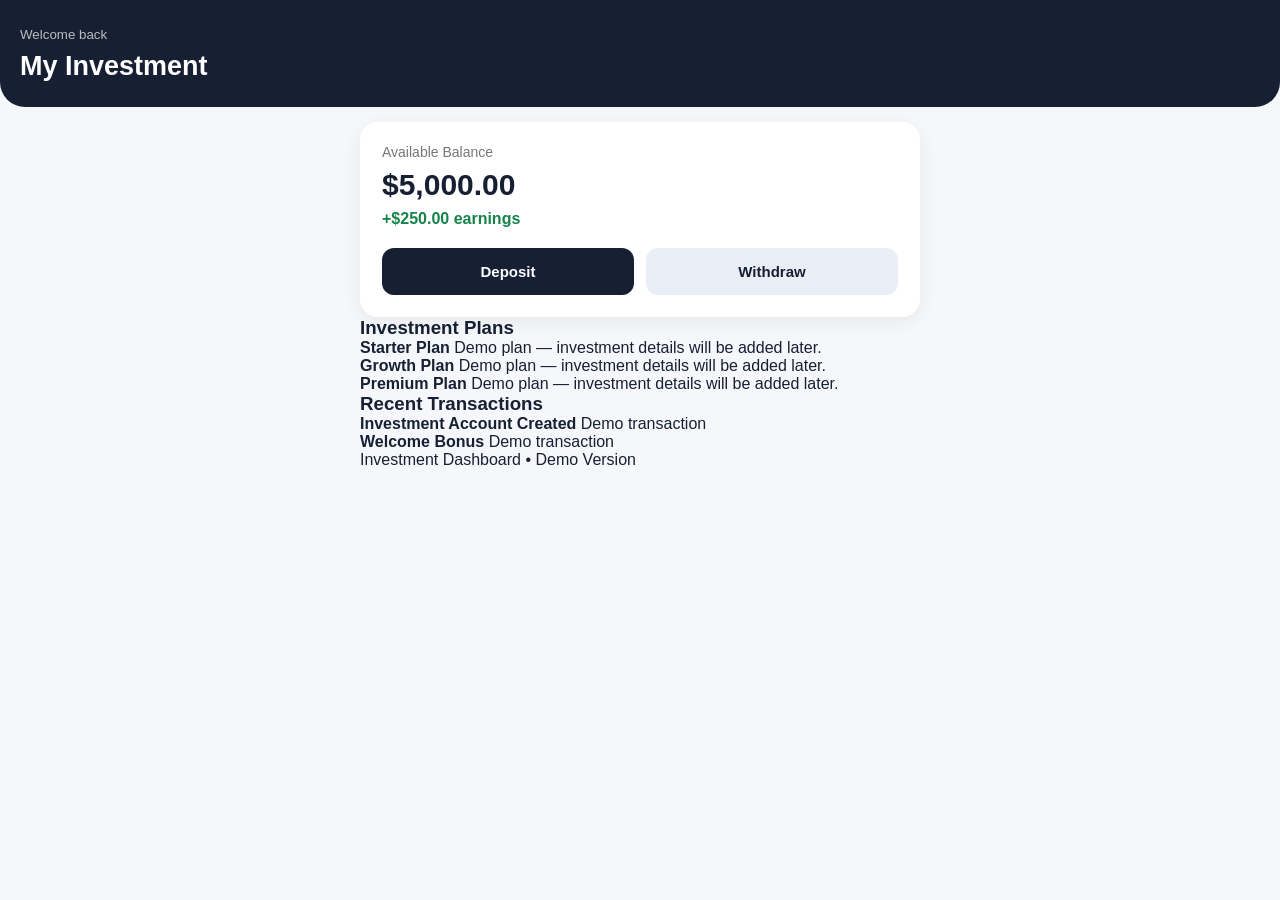
<file: Index.html>
<!DOCTYPE html>
<html lang="en">
<head>
  <meta charset="UTF-8">
  <meta name="viewport" content="width=device-width, initial-scale=1.0">
  <title>My Investment</title>

  <style>
    * {
      box-sizing: border-box;
      margin: 0;
      padding: 0;
      font-family: Arial, sans-serif;
    }

    body {
      background: #f5f7fb;
      color: #172033;
    }

    .header {
      background: #172033;
      color: white;
      padding: 25px 20px;
      border-radius: 0 0 25px 25px;
    }

    .header small {
      opacity: 0.7;
    }

    .header h1 {
      margin-top: 8px;
      font-size: 27px;
    }

    .container {
      padding: 20px;
      max-width: 600px;
      margin: auto;
    }

    .balance {
      background: white;
      padding: 22px;
      border-radius: 18px;
      margin-top: -5px;
      box-shadow: 0 5px 20px rgba(0,0,0,0.06);
    }

    .balance p {
      color: #777;
      font-size: 14px;
    }

    .balance h2 {
      font-size: 30px;
      margin: 8px 0;
    }

    .earnings {
      color: #16834b;
      font-weight: bold;
    }

    .buttons {
      display: flex;
      gap: 12px;
      margin-top: 20px;
    }

    button {
      flex: 1;
      border: none;
      padding: 15px;
      border-radius: 12px;
      font-size: 15px;
      font-weight: bold;
      cursor: pointer;
    }

    .deposit {
      background: #172033;
      color: white;
    }

    .withdraw {
      background: #e9edf5;
      color: #172033;
<!DOCTYPE html>
<html lang="en">
<head>
  <meta charset="UTF-8">
  <meta name="viewport" content="width=device-width, initial-scale=1.0">
  <title>My Investment</title>

  <style>
    * {
      box-sizing: border-box;
      margin: 0;
      padding: 0;
      font-family: Arial, sans-serif;
    }

    body {
      background: #f5f7fb;
      color: #172033;
    }

    .header {
      background: #172033;
      color: white;
      padding: 25px 20px;
      border-radius: 0 0 25px 25px;
    }

    .header small {
      opacity: 0.7;
    }

    .header h1 {
      margin-top: 8px;
      font-size: 27px;
    }

    .container {
      padding: 20px;
      max-width: 600px;
      margin: auto;
    }

    .balance {
      background: white;
      padding: 22px;
      border-radius: 18px;
      margin-top: -5px;
      box-shadow: 0 5px 20px rgba(0,0,0,0.06);
    }

    .balance p {
      color: #777;
      font-size: 14px;
    }

    .balance h2 {
      font-size: 30px;
      margin: 8px 0;
    }

    .earnings {
      color: #16834b;
      font-weight: bold;
    }

    .buttons {
      display: flex;
      gap: 12px;
      margin-top: 20px;
    }

    button {
      flex: 1;
      border: none;
      padding: 15px;
      border-radius: 12px;
      font-size: 15px;
      font-weight: bold;
      cursor: pointer;
    }

    .deposit {
      background: #172033;
      color: white;
    }

    .withdraw {
      background: #e9edf5;
      color: #172033;
    }

    .section {
      margin-top: 25px;
    }

    .section h3 {
      margin-bottom: 12px;
    }

    .card {
      background: white;
      padding: 18px;
      border-radius: 16px;
      margin-bottom: 12px;
      box-shadow: 0 3px 15px rgba(0,0,0,0.04);
    }

    .card strong {
      display: block;
      margin-bottom: 6px;
    }

    .card span {
      color: #777;
      font-size: 13px;
    }

    .bottom {
      text-align: center;
      color: #888;
      font-size: 12px;
      margin: 30px 0;
    }
  </style>
</head>

<body>

  <div class="header">
    <small>Welcome back</small>
    <h1>My Investment</h1>
  </div>

  <div class="container">

    <div class="balance">
      <p>Available Balance</p>
      <h2>$5,000.00</h2>
      <div class="earnings">+$250.00 earnings</div>

      <div class="buttons">
        <button class="deposit" onclick="deposit()">Deposit</button>
        <button class="withdraw" onclick="withdraw()">Withdraw</button>
      </div>
    </div>

    <div class="section">
      <h3>Investment Plans</h3>

      <div class="card">
        <strong>Starter Plan</strong>
        <span>Demo plan — investment details will be added later.</span>
      </div>

      <div class="card">
        <strong>Growth Plan</strong>
        <span>Demo plan — investment details will be added later.</span>
      </div>

      <div class="card">
        <strong>Premium Plan</strong>
        <span>Demo plan — investment details will be added later.</span>
      </div>
    </div>

    <div class="section">
      <h3>Recent Transactions</h3>

      <div class="card">
        <strong>Investment Account Created</strong>
        <span>Demo transaction</span>
      </div>

      <div class="card">
        <strong>Welcome Bonus</strong>
        <span>Demo transaction</span>
      </div>
    </div>

    <div class="bottom">
      Investment Dashboard • Demo Version
    </div>

  </div>

  <script>
    function deposit() {
      alert("Deposit feature coming next.");
    }

    function withdraw() {
      alert("Withdrawal feature coming next.");
    }
  </script>

</body>
</html>
</file>
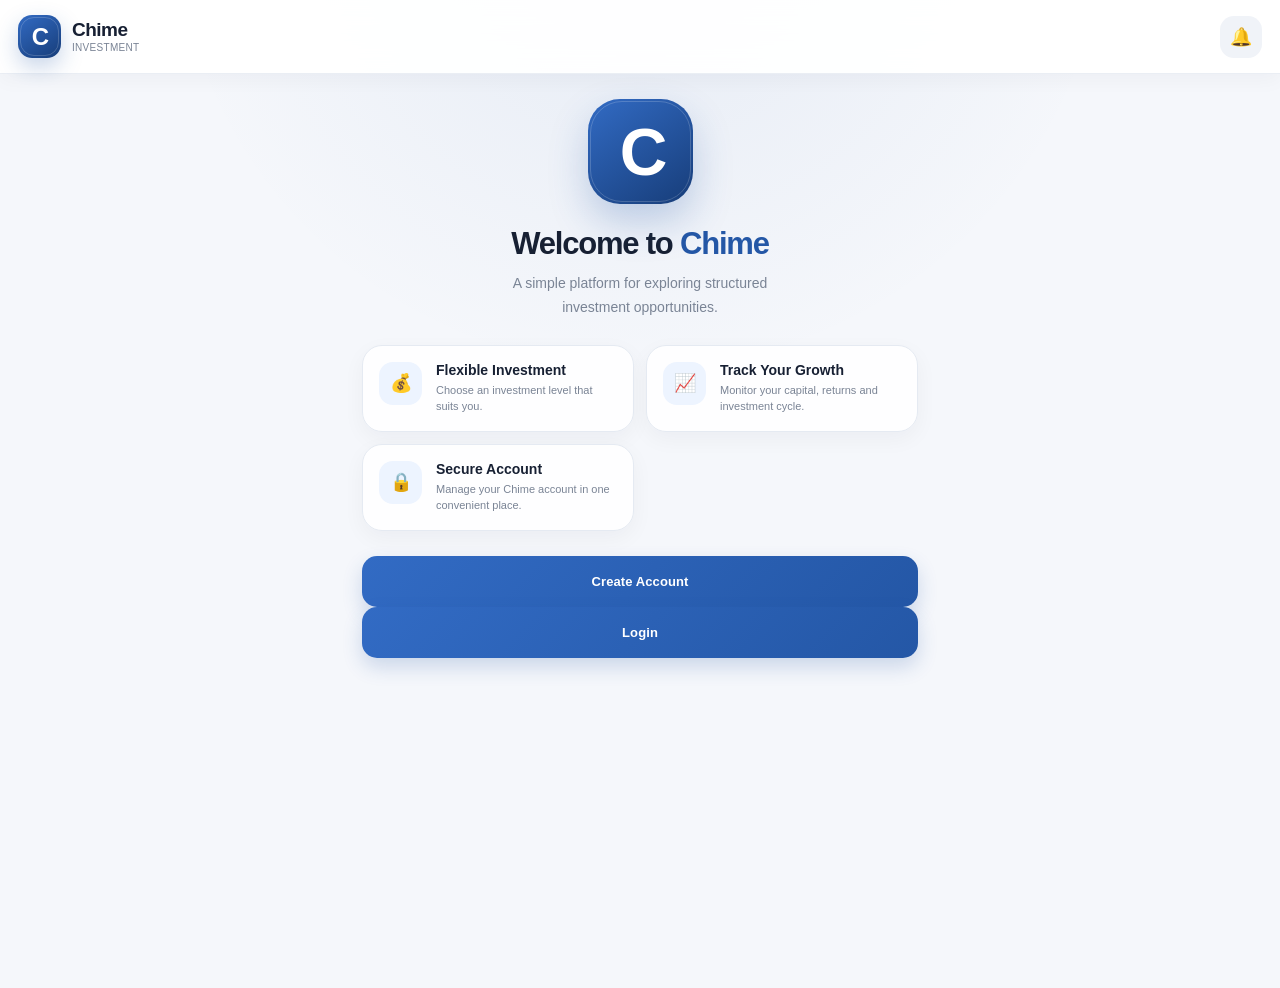
<file: index.html>
<!DOCTYPE html>
<html lang="en">

<head>

    <meta charset="UTF-8">

    <meta name="viewport"
          content="width=device-width,
          initial-scale=1.0,
          maximum-scale=1.0,
          user-scalable=no">

    <title>Chime Investment</title>

    <!-- Telegram Mini App -->
    <script src="https://telegram.org/js/telegram-web-app.js"></script>

    <!-- Your existing premium CSS -->
    <link rel="stylesheet" href="style.css">

</head>


<body>

<div class="app">


<!-- =====================================================
     HEADER
===================================================== -->

<header class="top-header">

    <div class="brand">

        <div class="brand-logo">
            C
        </div>

        <div>
            <h2>Chime</h2>
            <span>Investment</span>
        </div>

    </div>


    <button
        class="notification-btn"
        onclick="showPage('notifications')">

        🔔

    </button>

</header>



<!-- =====================================================
     WELCOME
===================================================== -->

<section id="welcome" class="page active">

    <div class="welcome-container">

        <div class="welcome-logo">

            <div class="big-logo">
                C
            </div>

        </div>


        <h1>
            Welcome to
            <span>Chime</span>
        </h1>


        <p class="welcome-subtitle">
            A simple platform for exploring
            structured investment opportunities.
        </p>


        <div class="welcome-info">


            <div class="welcome-feature">

                <span>💰</span>

                <div>

                    <strong>
                        Flexible Investment
                    </strong>

                    <p>
                        Choose an investment level
                        that suits you.
                    </p>

                </div>

            </div>



            <div class="welcome-feature">

                <span>📈</span>

                <div>

                    <strong>
                        Track Your Growth
                    </strong>

                    <p>
                        Monitor your capital,
                        returns and investment cycle.
                    </p>

                </div>

            </div>



            <div class="welcome-feature">

                <span>🔒</span>

                <div>

                    <strong>
                        Secure Account
                    </strong>

                    <p>
                        Manage your Chime account
                        in one convenient place.
                    </p>

                </div>

            </div>


        </div>


        <button
            class="primary-btn"
            onclick="showPage('signup')">

            Create Account

        </button>
<button onclick="showPage('login')" class="primary-btn">
    Login
</button>

    </div>

</section>



<!-- =====================================================
     SIGN UP
===================================================== -->

<section id="signup" class="page">

    <div class="page-content">


        <button
            class="back-btn"
            onclick="showPage('welcome')">

            ← Back

        </button>


        <div class="signup-header">

            <div class="signup-logo">
                C
            </div>

            <h1>
                Create Account
            </h1>

            <p class="page-description">
                Create your Chime account
                to continue.
            </p>

        </div>


        <div class="form-card signup-card">


            <label for="signupName">
                Full Name
            </label>

            <input
                type="text"
                id="signupName"
                placeholder="Enter your full name">



            <label for="signupEmail">
                Email Address
            </label>

            <input
                type="email"
                id="signupEmail"
                placeholder="Enter your email">



            <label for="signupTelegram">
                Telegram Username
            </label>

            <input
                type="text"
                id="signupTelegram"
                placeholder="@username"
                readonly>



            <label for="signupPassword">
                Password
            </label>

            <input
                type="password"
                id="signupPassword"
                placeholder="Create a password">



            <label for="signupConfirmPassword">
                Confirm Password
            </label>

            <input
                type="password"
                id="signupConfirmPassword"
                placeholder="Confirm your password">



            <label class="signup-terms">

                <input
                    type="checkbox"
                    id="signupTerms">

                <span>
                    I agree to the applicable
                    Chime account and investment terms.
                </span>

            </label>



            <button
                class="primary-btn"
                onclick="createChimeAccount()">

                Create My Account

            </button>


            <p
                id="signupMessage"
                class="signup-message">
            </p>


        </div>

    </div>

</section>

<!-- =====================================================
     LOGIN PAGE
===================================================== -->

<section id="login" class="page">

    <div class="page-content">

        <button
            class="back-btn"
            onclick="showPage('welcome')">

            ← Back

        </button>


        <div class="signup-header">

            <div class="signup-logo">
                C
            </div>

            <h1>
                Welcome Back
            </h1>

            <p class="page-description">
                Login to your Chime account
                to continue.
            </p>

        </div>


        <div class="form-card signup-card">


            <label for="loginEmail">
                Email Address
            </label>

            <input
                type="email"
                id="loginEmail"
                placeholder="Enter your email"
                autocomplete="email">



            <label for="loginPassword">
                Password
            </label>

            <input
                type="password"
                id="loginPassword"
                placeholder="Enter your password"
                autocomplete="current-password">



            <button
                class="primary-btn"
                onclick="loginChime()">

                Login

            </button>


            <p
                id="loginMessage"
                class="signup-message">
            </p>


            <p style="text-align:center; margin-top:20px;">

                Don't have an account?

                <button
                    type="button"
                    onclick="showPage('signup')"
                    class="link-btn">

                    Create Account

                </button>

            </p>


        </div>

    </div>

</section>


<!-- =====================================================
     DASHBOARD
===================================================== -->

<section id="dashboard" class="page">

    <div class="dashboard-content">


        <!-- DASHBOARD GREETING -->

        <div class="dashboard-greeting">

            <div class="greeting-text">

                <p>
                    Welcome back 👋
                </p>

                <h1>
                    My Dashboard
                </h1>

            </div>


            <div class="dashboard-mini-logo">
                C
            </div>

        </div>



        <!-- BALANCE -->

        <div class="balance-card">

            <div class="balance-top">

                <span>
                    Total Balance
                </span>

                <span>
                    USD
                </span>

            </div>


            <h2 id="totalBalance">
                $0.00
            </h2>


            <div class="balance-bottom">

                <span>
                    Available balance
                </span>

            </div>

        </div>



        <!-- ACTIVE INVESTMENT -->

        <div
            id="activeInvestmentCard"
            class="active-investment-card"
            style="display:none;">


            <div class="active-investment-top">

                <div>

                    <span>
                        Active Investment
                    </span>

                    <h3 id="activePlanName">
                        Investment Plan
                    </h3>

                </div>


                <span class="active-badge">
                    ACTIVE
                </span>

            </div>



            <div class="investment-timer">

                <small>
                    Cycle completes in
                </small>

                <strong id="investmentTimer">
                    00d 00h 00m 00s
                </strong>

            </div>



            <div class="timer-info">


                <div>

                    <span>
                        Capital
                    </span>

                    <strong id="activeCapital">
                        $0.00
                    </strong>

                </div>


                <div>

                    <span>
                        Target Return
                    </span>

                    <strong id="activeReturn">
                        $0.00
                    </strong>

                </div>


            </div>


            <p
                id="investmentEndDate"
                class="investment-end-date">

                Cycle end date

            </p>


        </div>



        <!-- QUICK ACTIONS -->

        <div class="section-title">

            <h3>
                Quick Actions
            </h3>

        </div>


        <div class="quick-actions">


            <button onclick="showPage('deposit')">

                <span>
                    ₿
                </span>

                <strong>
                    Deposit
                </strong>

            </button>



            <button onclick="showPage('withdraw')">

                <span>
                    💸
                </span>

                <strong>
                    Withdraw
                </strong>

            </button>



            <button onclick="showPage('investments')">

                <span>
                    📈
                </span>

                <strong>
                    Invest
                </strong>

            </button>



            <button onclick="showPage('transactions')">

                <span>
                    📋
                </span>

                <strong>
                    History
                </strong>

            </button>


        </div>



        <!-- SUMMARY -->

        <div class="section-title">

            <h3>
                Investment Summary
            </h3>

        </div>


        <div class="summary-card">


            <div>

                <span>
                    Invested Capital
                </span>

                <strong id="investedAmount">
                    $0.00
                </strong>

            </div>


            <div>

                <span>
                    Target Returns
                </span>

                <strong id="profitAmount">
                    $0.00
                </strong>

            </div>


        </div>



        <button
            class="primary-btn"
            onclick="showPage('investments')">

            Start Investing

        </button>


    </div>

</section>



<!-- =====================================================
     FLEXIBLE INVESTMENT
===================================================== -->

<section id="investments" class="page">
    <div class="page-content">
        <button class="back-btn" onclick="showPage('dashboard')">← Back</button>

        <h1>Flexible Investment</h1>
        <p class="page-description">
            Choose any amount from $50 to $5,000. Every investment uses the same 7-day cycle.
        </p>

        <div class="investment-limit">
            <span>Minimum investment</span>
            <strong>$50</strong>
        </div>
        <div class="investment-limit">
            <span>Maximum investment</span>
            <strong>$5,000</strong>
        </div>

        <div class="investment-list">
            <div class="investment-card">
                <div class="investment-header">
                    <div>
                        <h3>Flexible Investment</h3>
                        <span>$50 – $5,000</span>
                    </div>
                    <strong>25%</strong>
                </div>
                <div class="investment-details">
                    <p>Minimum: <strong>$50</strong></p>
                    <p>Maximum: <strong>$5,000</strong></p>
                    <p>Target return: <strong>25% over 7 days</strong></p>
                    <p>Cycle: <strong>7 Days</strong></p>
                </div>
                <p class="page-description">
                    The 25% figure is a target, not a guaranteed return. Actual results may differ and capital may be at risk.
                </p>
                <button class="primary-btn" onclick="selectPlan('Flexible Investment', 50, 5000, 25, 7)">
                    Invest Now
                </button>
            </div>
        </div>
    </div>
</section>



<!-- =====================================================
     TRANSACTION HISTORY
===================================================== -->


<section id="transactions" class="page">

    <div class="page-content">


        <button
            class="back-btn"
            onclick="showPage('dashboard')">

            ← Back

        </button>


        <h1>
            Transaction History
        </h1>


        <p class="page-description">
            View your account activity.
        </p>


        <div id="transactionList">

            <div class="empty-state">

                <span>
                    📋
                </span>

                <h3>
                    No transactions yet
                </h3>

                <p>
                    Your transactions will appear here.
                </p>

            </div>

        </div>


    </div>

</section>



<!-- =====================================================
     PROFILE
===================================================== -->

<section id="profile" class="page">

    <div class="page-content">


        <h1>
            My Profile
        </h1>


        <div class="profile-card">

            <div class="profile-avatar">
                👤
            </div>

            <h2 id="profileName">
                Chime User
            </h2>

            <p id="profileUsername">
                @user
            </p>

        </div>



        <div class="profile-menu">


            <button
                onclick="showPage('accountDetails')">

                👤

                <span>
                    Account Details
                </span>

                <b>
                    ›
                </b>

            </button>



            <button
                onclick="showPage('transactions')">

                📋

                <span>
                    Transaction History
                </span>

                <b>
                    ›
                </b>

            </button>



            <button
                onclick="showPage('learn')">

                📚

                <span>
                    About Chime
                </span>

                <b>
                    ›
                </b>

<!-- =====================================================
     PROFILE
===================================================== -->

<section id="profile" class="page">

    <div class="page-content">

        <!-- PAGE TITLE -->
        <h1>
            My Profile
        </h1>


        <!-- PROFILE CARD -->
        <div class="profile-card">

            <div class="profile-avatar">
                👤
            </div>

            <h2 id="profileName">
                Chime User
            </h2>

            <p id="profileUsername">
                @user
            </p>

        </div>


        <!-- PROFILE MENU -->
        <div class="profile-menu">


            <!-- ACCOUNT DETAILS -->
            <button
                type="button"
                onclick="showPage('accountDetails')">

                👤

                <span>
                    Account Details
                </span>

                <b>
                    ›
                </b>

            </button>


            <!-- TRANSACTION HISTORY -->
            <button
                type="button"
                onclick="showPage('transactions')">

                📋

                <span>
                    Transaction History
                </span>

                <b>
                    ›
                </b>

            </button>


            <!-- ABOUT CHIME -->
            <button
                type="button"
                onclick="showPage('learn')">

                📚

                <span>
                    About Chime
                </span>

                <b>
                    ›
                </b>

            </button>


            <!-- NOTIFICATIONS -->
            <button
                type="button"
                onclick="showPage('notifications')">

                🔔

                <span>
                    Notifications
                </span>

                <b>
                    ›
                </b>

            </button>


            <!-- SETTINGS -->
            <button
                type="button"
                onclick="showPage('settings')">

                ⚙️

                <span>
                    Settings
                </span>

                <b>
                    ›
                </b>

            </button>


            <!-- LOGOUT -->
            <button
                type="button"
                class="logout-button"
                onclick="logoutChime()">

                🚪

                <span>
                    Logout
                </span>

                <b>
                    ›
                </b>

            </button>


        </div>

    </div>

</section>


<!-- =====================================================
     ACCOUNT DETAILS
===================================================== -->

<section id="accountDetails" class="page">

    <div class="page-content">


        <button
            class="back-btn"
            onclick="showPage('profile')">

            ← Back

        </button>


        <h1>
            Account Details
        </h1>


        <p class="page-description">
            View your Chime account information.
        </p>



        <div class="account-details-card">


            <div class="account-detail-row">

                <div class="account-detail-icon">
                    📧
                </div>

                <div class="account-detail-info">

                    <span>
                        Email Address
                    </span>

                    <strong id="accountEmail">
                        Not added
                    </strong>

                </div>

            </div>



            <div class="account-detail-row">

                <div class="account-detail-icon">
                    ✈️
                </div>

                <div class="account-detail-info">

                    <span>
</file>
<file: style.css>
/* =========================================
   CHIME INVESTMENT
   COMPLETE PREMIUM STYLE
========================================= */

* {
    box-sizing: border-box;
    margin: 0;
    padding: 0;
}

:root {
    --primary: #315b9b;
    --primary-dark: #234579;
    --accent: #6f9ee8;

    --bg: #f5f7fb;
    --card: #ffffff;
    --text: #172033;
    --muted: #7a8495;
    --border: #e5e9f0;

    --success: #22a06b;
    --danger: #d9534f;

    --shadow: 0 10px 30px rgba(25, 45, 80, 0.08);
}

html {
    scroll-behavior: smooth;
}

body {
    font-family:
        -apple-system,
        BlinkMacSystemFont,
        "Segoe UI",
        Roboto,
        Arial,
        sans-serif;

    background: var(--bg);
    color: var(--text);

    min-height: 100vh;

    overflow-x: hidden;

    transition:
        background 0.3s ease,
        color 0.3s ease;
}

button,
input,
select {
    font-family: inherit;
}

button {
    border: none;
    cursor: pointer;
}


/* =========================================
   MAIN APP
========================================= */

.app {
    width: 100%;
    min-height: 100vh;

    padding-bottom: 88px;
}


/* =========================================
   HEADER
========================================= */

.top-header {
    position: sticky;
    top: 0;
    z-index: 50;

    display: flex;
    align-items: center;
    justify-content: space-between;

    padding: 15px 18px;

    background: rgba(255, 255, 255, 0.94);

    backdrop-filter: blur(14px);

    border-bottom: 1px solid var(--border);
}

.brand {
    display: flex;
    align-items: center;
    gap: 11px;
}

.brand-logo {
    width: 43px;
    height: 43px;

    display: flex;
    align-items: center;
    justify-content: center;

    border-radius: 14px;

    background:
        linear-gradient(
            145deg,
            #315b9b,
            #6f9ee8
        );

    color: white;

    font-size: 29px;
    font-weight: 900;

    box-shadow:
        0 7px 18px rgba(49, 91, 155, 0.28);
}

.brand h2 {
    font-size: 19px;
    line-height: 1;
}

.brand span {
    display: block;

    margin-top: 3px;

    color: var(--muted);

    font-size: 10px;
    letter-spacing: 1.2px;
    text-transform: uppercase;
}

.notification-btn {
    width: 42px;
    height: 42px;

    border-radius: 14px;

    background: #f0f3f8;

    font-size: 18px;

    transition: 0.2s;
}

.notification-btn:active {
    transform: scale(0.92);
}


/* =========================================
   PAGES
========================================= */

.page {
    display: none;

    width: 100%;

    animation: pageIn 0.25s ease;
}

.page.active {
    display: block;
}

@keyframes pageIn {
    from {
        opacity: 0;
        transform: translateY(7px);
    }

    to {
        opacity: 1;
        transform: translateY(0);
    }
}


/* =========================================
   PAGE CONTENT
========================================= */

.page-content,
.dashboard-content {
    width: 100%;
    max-width: 650px;

    margin: 0 auto;

    padding: 24px 18px;
}

.page-content h1,
.dashboard-content h1 {
    font-size: 27px;

    letter-spacing: -0.6px;

    margin-bottom: 8px;
}

.page-description {
    color: var(--muted);

    font-size: 13px;

    line-height: 1.6;

    margin-bottom: 20px;
}


/* =========================================
   WELCOME PAGE
========================================= */

#welcome {
    min-height: calc(100vh - 74px);
}

.welcome-container {
    max-width: 600px;

    margin: 0 auto;

    padding: 38px 22px 50px;

    text-align: center;
}

.welcome-logo {
    display: flex;
    justify-content: center;

    margin-bottom: 22px;
}

.big-logo {
    width: 125px;
    height: 125px;

    display: flex;
    align-items: center;
    justify-content: center;

    border-radius: 38px;

    background:
        linear-gradient(
            145deg,
            #315b9b,
            #6f9ee8
        );

    color: white;

    font-size: 91px;
    font-weight: 950;

    line-height: 1;

    box-shadow:
        0 20px 45px rgba(49, 91, 155, 0.28);

    position: relative;
}

.big-logo::after {
    content: "";

    position: absolute;

    inset: 7px;

    border: 1px solid rgba(255,255,255,0.22);

    border-radius: 32px;
}

.welcome-container h1 {
    font-size: 31px;

    margin-bottom: 10px;
}

.welcome-container h1 span {
    color: var(--primary);
}

.welcome-subtitle {
    max-width: 450px;

    margin: 0 auto 25px;

    color: var(--muted);

    font-size: 14px;

    line-height: 1.7;
}

.welcome-info {
    display: grid;

    gap: 12px;

    margin-bottom: 25px;

    text-align: left;
}

.welcome-feature {
    display: flex;
    align-items: flex-start;

    gap: 14px;

    padding: 16px;

    background: var(--card);

    border: 1px solid var(--border);

    border-radius: 18px;

    box-shadow: var(--shadow);
}

.welcome-feature > span {
    width: 40px;
    height: 40px;

    flex-shrink: 0;

    display: flex;
    align-items: center;
    justify-content: center;

    border-radius: 12px;

    background: #edf3fc;

    font-size: 20px;
}

.welcome-feature strong {
    display: block;

    font-size: 14px;

    margin-bottom: 4px;
}

.welcome-feature p {
    color: var(--muted);

    font-size: 11px;

    line-height: 1.5;
}

.learn-welcome-btn {
    display: block;

    width: 100%;

    margin-top: 13px;

    padding: 14px;

    background: transparent;

    color: var(--primary);

    font-size: 13px;
    font-weight: 700;
}


/* =========================================
   PRIMARY BUTTON
========================================= */

.primary-btn {
    width: 100%;

    min-height: 51px;

    padding: 13px 18px;

    border-radius: 15px;

    background:
        linear-gradient(
            135deg,
            #315b9b,
            #4778bf
        );

    color: white;

    font-size: 13px;
    font-weight: 750;

    box-shadow:
        0 9px 20px rgba(49, 91, 155, 0.20);

    transition:
        transform 0.18s ease,
        box-shadow 0.18s ease;
}

.primary-btn:active {
    transform: scale(0.98);

    box-shadow:
        0 5px 12px rgba(49, 91, 155, 0.18);
}


/* =========================================
   BACK BUTTON
========================================= */

.back-btn {
    margin-bottom: 20px;

    padding: 9px 13px;

    border-radius: 11px;

    background: #edf1f7;

    color: var(--primary);

    font-size: 12px;
    font-weight: 700;
}


/* =========================================
   DASHBOARD
========================================= */

.dashboard-greeting {
    margin-bottom: 19px;
}

.dashboard-greeting p {
    color: var(--muted);

    font-size: 12px;

    margin-bottom: 3px;
}

.dashboard-greeting h1 {
    margin: 0;
}


/* =========================================
   BALANCE CARD
========================================= */

.balance-card {
    position: relative;

    overflow: hidden;

    padding: 23px;

    margin-bottom: 20px;

    border-radius: 24px;

    background:
        linear-gradient(
            135deg,
            #172d50,
            #315b9b
        );

    color: white;

    box-shadow:
        0 18px 35px rgba(35, 67, 112, 0.25);
}

.balance-card::after {
    content: "C";

    position: absolute;

    right: -20px;
    bottom: -45px;

    font-size: 160px;

    font-weight: 900;

    color: rgba(255,255,255,0.055);
}

.balance-top,
.balance-bottom {
    display: flex;
    align-items: center;
    justify-content: space-between;

    color: rgba(255,255,255,0.72);

    font-size: 11px;
}

.balance-card h2 {
    position: relative;
    z-index: 2;

    margin: 15px 0 18px;

    font-size: 35px;

    letter-spacing: -1px;
}


/* =========================================
   ACTIVE INVESTMENT
========================================= */

.active-investment-card {
    padding: 20px;

    margin-bottom: 22px;

    background: var(--card);

    border: 1px solid var(--border);

    border-radius: 21px;

    box-shadow: var(--shadow);
}

.active-investment-top {
    display: flex;
    align-items: flex-start;
    justify-content: space-between;

    margin-bottom: 18px;
}

.active-investment-top span:first-child {
    color: var(--muted);

    font-size: 10px;
}

.active-investment-top h3 {
    margin-top: 5px;

    font-size: 17px;
}

.active-badge {
    padding: 6px 9px;

    border-radius: 9px;

    background: #e7f7ef;

    color: var(--success);

    font-size: 9px;
    font-weight: 800;
}

.investment-timer {
    padding: 17px;

    margin-bottom: 15px;

    border-radius: 15px;

    background: #f2f5fa;

    text-align: center;
}

.investment-timer small {
    display: block;

    color: var(--muted);

    font-size: 10px;

    margin-bottom: 5px;
}

.investment-timer strong {
    font-size: 22px;

    letter-spacing: 1px;
}

.timer-info {
    display: grid;

    grid-template-columns: 1fr 1fr;

    gap: 10px;
}

.timer-info div {
    padding: 12px;

    border-radius: 13px;

    background: #f7f9fc;
}

.timer-info span {
    display: block;

    color: var(--muted);

    font-size: 9px;

    margin-bottom: 5px;
}

.timer-info strong {
    font-size: 14px;
}

.investment-end-date {
    margin-top: 13px;

    color: var(--muted);

    font-size: 10px;

    text-align: center;
}


/* =========================================
   SECTION TITLE
========================================= */

.section-title {
    display: flex;
    align-items: center;
    justify-content: space-between;

    margin: 22px 0 12px;
}

.section-title h3 {
    font-size: 15px;
}

/* =========================================
   QUICK ACTIONS
========================================= */

.quick-actions {
    display: grid;
    grid-template-columns: repeat(2, 1fr);
    gap: 12px;
    width: 100%;
}

.quick-actions button {
    width: 100%;
    min-height: 90px;

    display: flex;
    flex-direction: column;
    align-items: center;
    justify-content: center;

    gap: 8px;
    padding: 12px 6px;

    background: var(--card);
    border: 1px solid var(--border);
    border-radius: 17px;

    box-shadow: var(--shadow);

    transition: transform 0.2s ease;
    cursor: pointer;
    box-sizing: border-box;
}

.quick-actions button:active {
    transform: scale(0.95);
}

.quick-actions button span {
    font-size: 25px;
    line-height: 1;
}

.quick-actions button strong {
    font-size: 12px;
    font-weight: 600;
}

/* =========================================
   SUMMARY
========================================= */

.summary-card {
    display: grid;

    grid-template-columns: 1fr 1fr;

    gap: 10px;

    padding: 17px;

    margin-bottom: 17px;

    background: var(--card);

    border: 1px solid var(--border);

    border-radius: 18px;

    box-shadow: var(--shadow);
}

.summary-card div {
    padding: 4px;
}

.summary-card span {
    display: block;

    color: var(--muted);

    font-size: 9px;

    margin-bottom: 6px;
}

.summary-card strong {
    font-size: 17px;
}


/* =========================================
   INVESTMENT LIMIT
========================================= */

.investment-limit {
    display: flex;
    align-items: center;
    justify-content: space-between;

    padding: 15px 17px;

    margin-bottom: 17px;

    background: #edf3fc;

    border-radius: 16px;

    color: var(--primary);

    font-size: 11px;
}

.investment-limit strong {
    font-size: 14px;
}


/* =========================================
   INVESTMENT CARDS
========================================= */

.investment-list {
    display: grid;

    gap: 15px;
}

.investment-card {
    padding: 20px;

    background: var(--card);

    border: 1px solid var(--border);

    border-radius: 21px;

    box-shadow: var(--shadow);
}

.investment-header {
    display: flex;
    align-items: center;
    justify-content: space-between;

    padding-bottom: 15px;

    border-bottom: 1px solid var(--border);
}

.investment-header h3 {
    font-size: 17px;

    margin-bottom: 5px;
}

.investment-header span {
    color: var(--muted);

    font-size: 10px;
}

.investment-header > strong {
    display: flex;
    align-items: center;
    justify-content: center;

    width: 49px;
    height: 49px;

    border-radius: 15px;

    background: #e9f6ef;

    color: var(--success);

    font-size: 14px;
}

.investment-details {
    padding: 14px 0;
}

.investment-details p {
    display: flex;
    justify-content: space-between;

    padding: 6px 0;

    color: var(--muted);

    font-size: 11px;
}

.investment-details strong {
    color: var(--text);
}


/* =========================================
   ELITE CARD
========================================= */

.elite-card {
    border: 1px solid #c8d7ed;

    background:
        linear-gradient(
            145deg,
            #ffffff,
            #f4f8ff
        );
}


/* =========================================
   FORM CARDS
========================================= */

.form-card {
    padding: 22px;

    background: var(--card);

    border: 1px solid var(--border);

    border-radius: 22px;

    box-shadow: var(--shadow);
}

.form-card label {
    display: block;

    margin: 17px 0 7px;

    color: #3b4659;

    font-size: 11px;
    font-weight: 750;
}

.form-card label:first-child {
    margin-top: 0;
}

.form-card input,
.form-card select {
    width: 100%;

    height: 50px;

    padding: 0 14px;

    border: 1px solid var(--border);

    border-radius: 13px;

    background: #f7f9fc;

    color: var(--text);

    outline: none;

    font-size: 13px;

    transition: 0.2s;
}

.form-card input:focus,
.form-card select:focus {
    border-color: var(--primary);

    box-shadow:
        0 0 0 3px rgba(49,91,155,0.10);
}

.input-wrapper {
    position: relative;
}

.input-wrapper > span {
    position: absolute;

    left: 14px;
    top: 50%;

    transform: translateY(-50%);

    color: var(--primary);

    font-size: 17px;
    font-weight: 800;

    z-index: 2;
}

.input-wrapper input {
    padding-left: 33px !important;
}

.demo-note {
    margin-top: 13px;

    color: var(--muted);

    font-size: 9px;

    line-height: 1.6;

    text-align: center;
}


/* =========================================
   DEPOSIT NOTICE
========================================= */

.notice-card {
    position: relative;

    overflow: hidden;

    padding: 18px 18px 18px 21px;

    margin-bottom: 17px;

    background: #edf5ff;

    border: 1px solid #d6e6fb;

    border-radius: 19px;
}

.notice-card::before {
    content: "";

    position: absolute;

    left: 0;
    top: 0;
    bottom: 0;

    width: 4px;

    background: var(--primary);
}

.notice-card strong {
    display: block;

    color: var(--text);

    font-size: 13px;

    margin-bottom: 6px;
}

.notice-card p {
    color: var(--muted);

    font-size: 10px;

    line-height: 1.6;
}


/* =========================================
   LEARN PAGE
========================================= */

.learn-card {
    padding: 20px;

    margin-bottom: 14px;

    background: var(--card);

    border: 1px solid var(--border);

    border-radius: 20px;

    box-shadow: var(--shadow);
}

.learn-icon {
    width: 45px;
    height: 45px;

    display: flex;
    align-items: center;
    justify-content: center;

    margin-bottom: 13px;

    border-radius: 14px;

    background: #edf3fc;

    font-size: 21px;
}

.learn-card h2 {
    font-size: 17px;

    margin-bottom: 8px;
}

.learn-card p {
    color: var(--muted);

    font-size: 11px;

    line-height: 1.7;
}

.learn-list {
    padding-left: 18px;

    color: var(--muted);

    font-size: 11px;

    line-height: 2;
}


/* =========================================
   PROFILE
========================================= */

.profile-card {
    padding: 25px;

    margin-bottom: 17px;

    background: var(--card);

    border: 1px solid var(--border);

    border-radius: 22px;

    box-shadow: var(--shadow);

    text-align: center;
}

.profile-avatar {
    width: 67px;
    height: 67px;

    display: flex;
    align-items: center;
    justify-content: center;

    margin: 0 auto 12px;

    border-radius: 22px;

    background: #edf3fc;

    font-size: 28px;
}

.profile-card h2 {
    font-size: 18px;
}

.profile-card p {
    margin-top: 4px;

    color: var(--muted);

    font-size: 11px;
}

.profile-menu,
.settings-list {
    display: grid;

    gap: 9px;
}

.profile-menu button,
.settings-list button {
    width: 100%;

    min-height: 57px;

    display: flex;
    align-items: center;

    gap: 13px;

    padding: 10px 15px;

    background: var(--card);

    border: 1px solid var(--border);

    border-radius: 16px;

    color: var(--text);

    box-shadow: var(--shadow);

    text-align: left;
}

.profile-menu button span,
.settings-list button span {
    flex: 1;

    font-size: 12px;
    font-weight: 600;
}

.profile-menu button b,
.settings-list button b,
.settings-list button strong {
    color: var(--muted);

    font-size: 11px;
}


/* =========================================
   EMPTY STATE
========================================= */

.empty-state {
    padding: 45px 20px;

    background: var(--card);

    border: 1px solid var(--border);

    border-radius: 21px;

    box-shadow: var(--shadow);

    text-align: center;
}

.empty-state > span {
    display: flex;
    align-items: center;
    justify-content: center;

    width: 62px;
    height: 62px;

    margin: 0 auto 13px;

    border-radius: 20px;

    background: #edf3fc;

    font-size: 27px;
}

.empty-state h3 {
    font-size: 16px;

    margin-bottom: 6px;
}

.empty-state p {
    color: var(--muted);

    font-size: 11px;
}

/* =========================================
   BOTTOM NAVIGATION
========================================= */

.bottom-nav {
    position: fixed;
    left: 0;
    right: 0;
    bottom: 0;

    width: 100%;
    max-width: 100%;

    display: flex;
    align-items: center;
    justify-content: space-around;

    padding: 10px 8px;

    box-sizing: border-box;

    z-index: 9999;
}


/* Navigation buttons */

.bottom-nav .nav-item {
    flex: 1;

    width: 25%;

    display: flex;
    flex-direction: column;
    align-items: center;
    justify-content: center;

    text-align: center;

    padding: 8px 4px;

    border: none;
    background: transparent;

    box-sizing: border-box;
}


/* Navigation icons */

.bottom-nav .nav-item span {
    display: block;
    font-size: 21px;
    line-height: 1;
    margin-bottom: 5px;
}


/* Navigation labels */

.bottom-nav .nav-item small {
    display: block;
    font-size: 12px;
    white-space: nowrap;
}


/* =========================================
   DARK MODE
========================================= */

body.dark-mode {
    --bg: #0d1420;
    --card: #151e2d;
    --text: #f1f4f8;
    --muted: #98a5b8;
    --border: #283548;

    --shadow:
        0 10px 30px rgba(0,0,0,0.22);

    background: var(--bg);
    color: var(--text);
}

body.dark-mode .top-header {
    background: rgba(13,20,32,0.94);

    border-color: var(--border);
}

body.dark-mode .notification-btn,
body.dark-mode .back-btn {
    background: #202b3c;

    color: #dce5f2;
}

body.dark-mode .welcome-feature > span,
body.dark-mode .learn-icon,
body.dark-mode .profile-avatar,
body.dark-mode .empty-state > span,
body.dark-mode .nav-item.active {
    background: #202d41;
}

body.dark-mode .form-card input,
body.dark-mode .form-card select {
    background: #1b2636;

    border-color: #303e52;

    color: #f1f4f8;
}

body.dark-mode .investment-timer,
body.dark-mode .timer-info div {
    background: #1b2636;
}

body.dark-mode .notice-card {
    background: #18283b;

    border-color: #2b405d;
}

body.dark-mode .notice-card strong {
    color: #f1f4f8;
}

body.dark-mode .elite-card {
    background: #151e2d;

    border-color: #344b6b;
}

body.dark-mode .investment-limit {
    background: #1b2b42;
}

body.dark-mode .bottom-nav {
    background: rgba(21,30,45,0.97);

    border-color: #2a374b;
}

body.dark-mode .profile-menu button,
body.dark-mode .settings-list button,
body.dark-mode .quick-actions button {
    background: var(--card);

    border-color: var(--border);
}

body.dark-mode .summary-card {
    background: var(--card);

    border-color: var(--border);
}


/* =========================================
   RESPONSIVE
========================================= */

@media (min-width: 700px) {

    .welcome-container {
        padding-top: 60px;
    }

    .welcome-info {
        grid-template-columns: 1fr 1fr;
    }

    .investment-list {
        grid-template-columns: 1fr 1fr;
    }
}


@media (max-width: 390px) {

    .top-header {
        padding-left: 14px;
        padding-right: 14px;
    }

    .page-content,
    .dashboard-content {
        padding-left: 14px;
        padding-right: 14px;
    }

    .quick-actions {
        gap: 6px;
    }

    .quick-actions button {
        min-height: 78px;
    }

    .quick-actions button span {
        font-size: 18px;
    }

    .big-logo {
        width: 110px;
        height: 110px;

        font-size: 80px;
    }

    .welcome-container h1 {
        font-size: 27px;
    }

    .bottom-nav {
        width: calc(100% - 14px);
        bottom: 7px;
    }
   }
/* =========================================
   CHIME DASHBOARD PREMIUM UPGRADE
========================================= */


/* =========================================
   DASHBOARD GREETING
========================================= */

.dashboard-greeting {
    position: relative;

    padding: 5px 2px 2px;
}

.dashboard-greeting p {
    font-size: 12px;

    color: var(--muted);

    margin-bottom: 5px;
}

.dashboard-greeting h1 {
    font-size: 28px;

    font-weight: 800;

    letter-spacing: -0.8px;
}


/* =========================================
   PREMIUM BALANCE CARD
========================================= */

.balance-card {
    min-height: 190px;

    padding: 25px;

    border-radius: 27px;

    background:
        radial-gradient(
            circle at 90% 10%,
            rgba(111,158,232,0.35),
            transparent 35%
        ),
        linear-gradient(
            135deg,
            #132746,
            #315b9b 65%,
            #4778bf
        );

    box-shadow:
        0 20px 45px rgba(35,67,112,0.25);

    transform: translateZ(0);

    transition:
        transform 0.25s ease,
        box-shadow 0.25s ease;
}

.balance-card:active {
    transform: scale(0.985);
}

.balance-top {
    position: relative;
    z-index: 3;
}

.balance-top span:first-child {
    font-size: 11px;

    color: rgba(255,255,255,0.70);
}

.balance-top span:last-child {
    padding: 6px 10px;

    border-radius: 9px;

    background: rgba(255,255,255,0.12);

    color: rgba(255,255,255,0.85);

    font-size: 9px;

    font-weight: 700;
}

.balance-card h2 {
    position: relative;
    z-index: 3;

    font-size: 38px;

    font-weight: 800;

    letter-spacing: -1.4px;

    margin: 18px 0 20px;
}

.balance-bottom {
    position: relative;
    z-index: 3;

    padding-top: 13px;

    border-top:
        1px solid rgba(255,255,255,0.12);
}

.balance-bottom span {
    font-size: 10px;

    color: rgba(255,255,255,0.65);
}


/* Decorative C */

.balance-card::after {
    content: "C";

    position: absolute;

    right: -28px;
    bottom: -68px;

    font-size: 190px;

    font-weight: 900;

    line-height: 1;

    color: rgba(255,255,255,0.055);

    pointer-events: none;
}


/* =========================================
   QUICK ACTIONS
========================================= */

.quick-actions {
    gap: 10px;

    margin-bottom: 5px;
}

.quick-actions button {
    position: relative;

    overflow: hidden;

    min-height: 91px;

    border-radius: 19px;

    transition:
        transform 0.2s ease,
        box-shadow 0.2s ease;
}

.quick-actions button::after {
    content: "";

    position: absolute;

    width: 55px;
    height: 55px;

    right: -25px;
    bottom: -25px;

    border-radius: 50%;

    background: rgba(49,91,155,0.06);
}

.quick-actions button:active {
    transform: translateY(2px) scale(0.96);
}

.quick-actions button span {
    width: 39px;
    height: 39px;

    display: flex;
    align-items: center;
    justify-content: center;

    border-radius: 12px;

    background: #edf3fc;

    font-size: 18px;
}

.quick-actions button strong {
    font-size: 9px;

    color: var(--text);
}


/* =========================================
   ACTIVE INVESTMENT CARD
========================================= */

.active-investment-card {
    position: relative;

    overflow: hidden;

    border-radius: 23px;

    padding: 21px;

    border: 1px solid #dce6f4;

    box-shadow:
        0 12px 30px rgba(30,55,90,0.08);
}

.active-investment-card::after {
    content: "";

    position: absolute;

    width: 100px;
    height: 100px;

    right: -45px;
    top: -45px;

    border-radius: 50%;

    background: rgba(49,91,155,0.05);
}

.active-investment-top {
    position: relative;
    z-index: 2;
}

.active-badge {
    box-shadow:
        0 4px 10px rgba(34,160,107,0.12);
}


/* =========================================
   TIMER
========================================= */

.investment-timer {
    position: relative;

    overflow: hidden;

    padding: 20px 14px;

    border-radius: 17px;

    background:
        linear-gradient(
            135deg,
            #f0f4fa,
            #f8faff
        );

    border: 1px solid #e4eaf2;
}

.investment-timer::before {
    content: "⏱";

    display: block;

    font-size: 17px;

    margin-bottom: 5px;
}

.investment-timer strong {
    display: block;

    color: var(--primary);

    font-size: 23px;

    letter-spacing: 1.2px;
}


/* =========================================
   INVESTMENT INFO
========================================= */

.timer-info {
    gap: 9px;
}

.timer-info div {
    border: 1px solid #edf0f5;

    transition: 0.2s;
}

.timer-info div:hover {
    border-color: #d6e1f0;
}

.timer-info strong {
    color: var(--text);
}


/* =========================================
   SUMMARY CARD
========================================= */

.summary-card {
    padding: 18px;

    border-radius: 20px;

    position: relative;

    overflow: hidden;
}

.summary-card::after {
    content: "";

    position: absolute;

    width: 90px;
    height: 90px;

    right: -45px;
    top: -45px;

    border-radius: 50%;

    background: rgba(49,91,155,0.04);
}

.summary-card strong {
    color: var(--primary);

    font-size: 18px;
}


/* =========================================
   VIEW PLANS BUTTON
========================================= */

.dashboard-content > .primary-btn:last-child {
    margin-top: 2px;

    min-height: 54px;

    border-radius: 17px;
}


/* =========================================
   DARK MODE DASHBOARD
========================================= */

body.dark-mode .quick-actions button span {
    background: #202d41;
}

body.dark-mode .quick-actions button::after {
    background: rgba(111,158,232,0.04);
}

body.dark-mode .active-investment-card {
    border-color: #2d3c52;
}

body.dark-mode .investment-timer {
    background:
        linear-gradient(
            135deg,
            #192536,
            #1c293b
        );

    border-color: #2d3b4e;
}

body.dark-mode .investment-timer strong {
    color: #8eb5ef;
}

body.dark-mode .timer-info div {
    background: #1b2636;

    border-color: #2b384b;
}

body.dark-mode .summary-card::after {
    background: rgba(111,158,232,0.03);
}


/* =========================================
   MOBILE DASHBOARD
========================================= */

@media (max-width: 390px) {

    .balance-card {
        padding: 21px;

        min-height: 178px;

        border-radius: 23px;
    }

    .balance-card h2 {
        font-size: 33px;
    }

    .quick-actions {
        gap: 6px;
    }

    .quick-actions button {
        min-height: 82px;

        border-radius: 16px;
    }

    .quick-actions button span {
        width: 35px;
        height: 35px;

        font-size: 16px;
    }

    .investment-timer strong {
        font-size: 20px;
    }
   }
/* =========================================
   CHIME — DEPOSIT & WITHDRAWAL UPGRADE
========================================= */

/* Page heading */
#deposit .page-content h1,
#withdraw .page-content h1 {
    font-size: 27px;
    font-weight: 800;
    letter-spacing: -0.6px;
}

/* Description */
#deposit .page-description,
#withdraw .page-description {
    margin-bottom: 18px;
}


/* =========================================
   CRYPTO / WITHDRAW ICON
========================================= */

#deposit .page-content::before,
#withdraw .page-content::before {
    width: 58px;
    height: 58px;

    display: flex;
    align-items: center;
    justify-content: center;

    margin-bottom: 16px;

    border-radius: 18px;

    background: linear-gradient(
        145deg,
        #315b9b,
        #6f9ee8
    );

    color: white;

    font-size: 27px;
    font-weight: 800;

    box-shadow:
        0 10px 22px rgba(49,91,155,0.20);
}

#deposit .page-content::before {
    content: "₿";
}

#withdraw .page-content::before {
    content: "↗";
}


/* =========================================
   DEPOSIT NOTICE
========================================= */

#deposit .notice-card {
    position: relative;

    overflow: hidden;

    padding: 18px 18px 18px 21px;

    margin-bottom: 16px;

    border-radius: 19px;

    background: linear-gradient(
        135deg,
        #edf5ff,
        #f8fbff
    );

    border: 1px solid #d8e7fa;

    box-shadow:
        0 8px 22px rgba(35,67,112,0.06);
}

#deposit .notice-card::before {
    content: "";

    position: absolute;

    left: 0;
    top: 0;
    bottom: 0;

    width: 4px;

    background: #315b9b;
}

#deposit .notice-card strong {
    display: block;

    color: #172033;

    font-size: 13px;

    margin-bottom: 6px;
}

#deposit .notice-card p {
    color: #68758a;

    font-size: 10px;

    line-height: 1.6;
}


/* =========================================
   FORM CONTAINER
========================================= */

#deposit .form-card,
#withdraw .form-card {
    position: relative;

    padding: 22px;

    border-radius: 22px;

    background: var(--card);

    border: 1px solid var(--border);

    box-shadow:
        0 12px 30px rgba(25,45,80,0.08);
}


/* =========================================
   FORM LABELS
========================================= */

#deposit .form-card label,
#withdraw .form-card label {
    display: block;

    margin: 18px 0 8px;

    color: #3d485a;

    font-size: 11px;
    font-weight: 750;
}

#deposit .form-card label:first-child,
#withdraw .form-card label:first-child {
    margin-top: 0;
}


/* =========================================
   INPUTS + SELECTS
========================================= */

#deposit .form-card input,
#deposit .form-card select,
#withdraw .form-card input,
#withdraw .form-card select {
    width: 100%;

    height: 52px;

    padding: 0 14px;

    background: #f7f9fc;

    border: 1px solid #e0e6ef;

    border-radius: 14px;

    color: #172033;

    font-size: 13px;

    outline: none;

    transition:
        border-color 0.2s ease,
        box-shadow 0.2s ease,
        background 0.2s ease;
}

#deposit .form-card input:focus,
#deposit .form-card select:focus,
#withdraw .form-card input:focus,
#withdraw .form-card select:focus {
    border-color: #315b9b;

    background: #ffffff;

    box-shadow:
        0 0 0 3px rgba(49,91,155,0.10);
}


/* =========================================
   USD INPUT
========================================= */

#deposit .input-wrapper,
#withdraw .input-wrapper {
    position: relative;

    margin-bottom: 20px;
}

#deposit .input-wrapper > span,
#withdraw .input-wrapper > span {
    position: absolute;

    left: 15px;
    top: 50%;

    transform: translateY(-50%);

    color: #315b9b;

    font-size: 17px;
    font-weight: 800;

    z-index: 2;
}

#deposit .input-wrapper input,
#withdraw .input-wrapper input {
    padding-left: 36px;

    height: 56px;

    font-size: 16px;
    font-weight: 650;
}


/* =========================================
   DEPOSIT BUTTON
========================================= */

#deposit .primary-btn,
#withdraw .primary-btn {
    min-height: 53px;

    margin-top: 4px;

    border-radius: 15px;

    font-size: 13px;
    font-weight: 750;

    box-shadow:
        0 9px 20px rgba(49,91,155,0.18);
}


/* =========================================
   HELPER TEXT
========================================= */

#deposit .demo-note,
#withdraw .demo-note {
    margin-top: 13px;

    color: #8a94a5;

    font-size: 9px;

    line-height: 1.6;

    text-align: center;
}


/* =========================================
   WITHDRAWAL INFORMATION
========================================= */

#withdraw .form-card::after {
    content:
        "Withdrawal requests are handled separately from the investment cycle.";

    display: block;

    margin-top: 17px;
    padding-top: 14px;

    border-top: 1px solid #edf0f4;

    color: #8993a3;

    font-size: 9px;

    line-height: 1.6;

    text-align: center;
}


/* =========================================
   DARK MODE
========================================= */

body.dark-mode #deposit .notice-card {
    background: linear-gradient(
        135deg,
        #18283b,
        #172333
    );

    border-color: #2c405a;
}

body.dark-mode #deposit .notice-card strong {
    color: #f1f4f8;
}

body.dark-mode #deposit .notice-card p {
    color: #a4b0c2;
}

body.dark-mode #deposit .form-card,
body.dark-mode #withdraw .form-card {
    background: #151e2d;

    border-color: #2a384c;
}

body.dark-mode #deposit .form-card label,
body.dark-mode #withdraw .form-card label {
    color: #dce3ed;
}

body.dark-mode #deposit .form-card input,
body.dark-mode #deposit .form-card select,
body.dark-mode #withdraw .form-card input,
body.dark-mode #withdraw
/* =========================================
   CHIME — TRANSACTION HISTORY UPGRADE
========================================= */

/* Page heading */
#transactions .page-content h1 {
    font-size: 27px;
    font-weight: 800;
    letter-spacing: -0.7px;
}


/* =========================================
   TRANSACTION LIST
========================================= */

#transactionList {
    display: flex;
    flex-direction: column;

    gap: 10px;
}


/* =========================================
   TRANSACTION CARD
========================================= */

.transaction-item {
    position: relative;

    display: flex;
    align-items: center;

    gap: 13px;

    width: 100%;

    padding: 15px;

    background: var(--card);

    border: 1px solid var(--border);

    border-radius: 18px;

    box-shadow:
        0 7px 20px rgba(25,45,80,0.06);

    transition:
        transform 0.2s ease,
        box-shadow 0.2s ease;
}

.transaction-item:active {
    transform: scale(0.985);
}


/* =========================================
   TRANSACTION ICON
========================================= */

.transaction-icon {
    width: 43px;
    height: 43px;

    flex-shrink: 0;

    display: flex;
    align-items: center;
    justify-content: center;

    border-radius: 14px;

    background: #edf3fc;

    color: var(--primary);

    font-size: 19px;
    font-weight: 800;
}


/* Deposit icon */
.transaction-item.deposit .transaction-icon {
    background: #e9f7ef;

    color: #22a06b;
}


/* Withdrawal icon */
.transaction-item.withdrawal .transaction-icon {
    background: #fff0ef;

    color: #d9534f;
}


/* Investment icon */
.transaction-item.investment .transaction-icon {
    background: #edf3fc;

    color: #315b9b;
}


/* Return icon */
.transaction-item.return .transaction-icon {
    background: #f2edff;

    color: #7656c7;
}


/* =========================================
   TRANSACTION INFORMATION
========================================= */

.transaction-info {
    min-width: 0;

    flex: 1;
}

.transaction-info h3 {
    margin-bottom: 4px;

    color: var(--text);

    font-size: 12px;

    font-weight: 750;
}

.transaction-info p {
    color: var(--muted);

    font-size: 9px;

    line-height: 1.5;
}


/* =========================================
   AMOUNT
========================================= */

.transaction-amount {
    text-align: right;

    flex-shrink: 0;
}

.transaction-amount strong {
    display: block;

    font-size: 13px;

    margin-bottom: 4px;
}

.transaction-amount small {
    display: block;

    color: var(--muted);

    font-size: 8px;
}


/* Positive amounts */
.transaction-amount.positive strong {
    color: #22a06b;
}


/* Negative amounts */
.transaction-amount.negative strong {
    color: #d9534f;
}


/* =========================================
   STATUS BADGES
========================================= */

.transaction-status {
    display: inline-flex;

    align-items: center;

    padding: 4px 7px;

    margin-top: 3px;

    border-radius: 7px;

    font-size: 7px;

    font-weight: 800;

    text-transform: uppercase;
}

.transaction-status.completed {
    background: #e8f7ef;

    color: #209563;
}

.transaction-status.pending {
    background: #fff5df;

    color: #a87519;
}

.transaction-status.processing {
    background: #edf3fc;

    color: #315b9b;
}

.transaction-status.failed {
    background: #fff0ef;

    color: #d9534f;
}


/* =========================================
   EMPTY HISTORY
========================================= */

#transactions .empty-state {
    padding: 52px 20px;

    border-radius: 22px;

    background: var(--card);

    border: 1px solid var(--border);

    box-shadow:
        0 10px 28px rgba(25,45,80,0.07);
}

#transactions .empty-state > span {
    width: 68px;
    height: 68px;

    margin-bottom: 15px;

    border-radius: 21px;

    background: #edf3fc;

    font-size: 28px;
}

#transactions .empty-state h3 {
    font-size: 16px;

    margin-bottom: 6px;
}

#transactions .empty-state p {
    max-width: 250px;

    margin: auto;

    color: var(--muted);

    font-size: 10px;

    line-height: 1.6;
}


/* =========================================
   TRANSACTION DATE DIVIDER
========================================= */

.transaction-date {
    padding: 8px 3px 4px;

    color: var(--muted);

    font-size: 9px;

    font-weight: 750;

    text-transform: uppercase;

    letter-spacing: 0.7px;
}


/* =========================================
   TRANSACTION DETAILS
========================================= */

.transaction-details {
    display: flex;

    align-items: center;

    gap: 7px;

    margin-top: 4px;
}

.transaction-details span {
    color: var(--muted);

    font-size: 8px;
}

.transaction-details span + span::before {
    content: "•";

    margin-right: 7px;

    color: #b3bbc7;
}


/* =========================================
   DARK MODE
========================================= */

body.dark-mode .transaction-item {
    background: #151e2d;

    border-color: #29374a;

    box-shadow:
        0 8px 22px rgba(0,0,0,0.18);
}

body.dark-mode .transaction-icon {
    background: #202d41;
}

body.dark-mode .transaction-item.deposit .transaction-icon {
    background: #18352b;
}

body.dark-mode .transaction-item.withdrawal .transaction-icon {
    background: #382322;
}

body.dark-mode .transaction-item.investment .transaction-icon {
    background: #202d41;
}

body.dark-mode .transaction-item.return .transaction-icon {
    background: #2c2542;
}

body.dark-mode .transaction-status.completed {
    background: #18352b;

    color: #6ed5a4;
}

body.dark-mode .transaction-status.pending {
    background: #3b301c;

    color: #e5bc63;
}

body.dark-mode .transaction-status.processing {
    background: #202d41;

    color: #8eb5ef;
}

body.dark-mode .transaction-status.failed {
    background: #382322;

    color: #ef8985;
}

body.dark-mode #transactions .empty-state > span {
    background: #202d41;
}


/* =========================================
   MOBILE
========================================= */

@media (max-width: 390px) {

    .transaction-item {
        padding: 13px;

        gap: 10px;

        border-radius: 16px;
    }

    .transaction-icon {
        width: 39px;
        height: 39px;

        border-radius: 12px;

        font-size: 17px;
    }

    .transaction-info h3 {
        font-size: 11px;
    }

    .transaction-amount strong {
        font-size: 12px;
    }
}
/* =========================================
   CHIME — ACCOUNT DETAILS
========================================= */

.account-details-card {
    background: var(--card);
    border: 1px solid var(--border);
    border-radius: 22px;
    padding: 8px 18px;
    box-shadow: var(--shadow);
    margin-bottom: 16px;
}

.account-detail-row {
    display: flex;
    align-items: center;
    gap: 13px;
    padding: 17px 0;
    border-bottom: 1px solid var(--border);
}

.account-detail-row:last-child {
    border-bottom: none;
}

.account-detail-icon {
    width: 43px;
    height: 43px;
    flex-shrink: 0;

    display: flex;
    align-items: center;
    justify-content: center;

    border-radius: 13px;
    background: #edf3fc;

    font-size: 19px;
}

.account-detail-info {
    min-width: 0;
    flex: 1;
}

.account-detail-info span {
    display: block;

    color: var(--muted);

    font-size: 9px;
    margin-bottom: 5px;
}

.account-detail-info strong {
    display: block;

    color: var(--text);

    font-size: 12px;

    word-break: break-word;
}

.security-active {
    color: #22a06b !important;
}

.security-info-card {
    display: flex;
    align-items: flex-start;

    gap: 12px;

    padding: 17px;

    border-radius: 18px;

    background: #edf5ff;

    border: 1px solid #d8e7fa;
}

.security-info-card > div {
    font-size: 21px;
}

.security-info-card strong {
    display: block;

    color: var(--text);

    font-size: 12px;

    margin-bottom: 4px;
}

.security-info-card p {
    color: var(--muted);

    font-size: 9px;

    line-height: 1.6;
}


/* =========================================
   DARK MODE
========================================= */

body.dark-mode .account-detail-icon {
    background: #202d41;
}

body.dark-mode .security-info-card {
    background: #18283b;

    border-color: #2c405a;
}

body.dark-mode .security-info-card strong {
    color: #f1f4f8;
   }
/* =========================================
   CHIME — ACCOUNT DETAILS POLISH
========================================= */

#accountDetails .page-content {
    padding-bottom: 100px;
}

#accountDetails .page-description {
    margin-bottom: 20px;
}


/* Main information card */

#accountDetails .account-details-card {
    display: flex;
    flex-direction: column;

    width: 100%;

    padding: 5px 18px;

    margin-bottom: 16px;

    border-radius: 22px;

    background: var(--card);

    border: 1px solid var(--border);

    box-shadow:
        0 10px 28px rgba(25,45,80,0.07);
}


/* Individual rows */

#accountDetails .account-detail-row {
    display: flex;
    align-items: center;

    width: 100%;

    min-height: 72px;

    padding: 14px 0;

    gap: 13px;

    border-bottom: 1px solid var(--border);
}

#accountDetails .account-detail-row:last-child {
    border-bottom: none;
}


/* Icons */

#accountDetails .account-detail-icon {
    width: 44px;
    height: 44px;

    flex-shrink: 0;

    display: flex;
    align-items: center;
    justify-content: center;

    border-radius: 14px;

    background: #edf3fc;

    font-size: 18px;
}


/* Text area */

#accountDetails .account-detail-info {
    flex: 1;

    min-width: 0;

    display: flex;
    flex-direction: column;

    justify-content: center;
}

#accountDetails .account-detail-info span {
    display: block;

    margin-bottom: 5px;

    color: var(--muted);

    font-size: 9px;

    line-height: 1.2;
}

#accountDetails .account-detail-info strong {
    display: block;

    color: var(--text);

    font-size: 12px;

    line-height: 1.35;

    word-break: break-word;
}


/* Security status */

#accountDetails .security-active {
    display: inline-flex !important;

    width: fit-content;

    padding: 5px 9px;

    border-radius: 8px;

    background: #e8f7ef;

    color: #209563 !important;

    font-size: 8px !important;

    font-weight: 800;
}


/* Security information */

#accountDetails .security-info-card {
    display: flex;
    align-items: flex-start;

    width: 100%;

    gap: 12px;

    padding: 17px;

    border-radius: 19px;

    background: #edf5ff;

    border: 1px solid #d8e7fa;
}

#accountDetails .security-info-card > div {
    width: 38px;
    height: 38px;

    flex-shrink: 0;

    display: flex;
    align-items: center;
    justify-content: center;

    border-radius: 12px;

    background: #ffffff;

    font-size: 18px;
}

#accountDetails .security-info-card section {
    flex: 1;
}

#accountDetails .security-info-card strong {
    display: block;

    margin-bottom: 5px;

    color: var(--text);

    font-size: 11px;
}

#accountDetails .security-info-card p {
    margin: 0;

    color: var(--muted);

    font-size: 9px;

    line-height: 1.6;
}


/* =========================================
   DARK MODE
========================================= */

body.dark-mode #accountDetails .account-details-card {
    background: #151e2d;

    border-color: #29374a;

    box-shadow:
        0 10px 28px rgba(0,0,0,0.18);
}

body.dark-mode #accountDetails .account-detail-icon {
    background: #202d41;
}

body.dark-mode #accountDetails .security-active {
    background: #18352b;

    color: #6ed5a4 !important;
}

body.dark-mode #accountDetails .security-info-card {
    background: #18283b;

    border-color: #2c405a;
}

body.dark-mode #accountDetails .security-info-card > div {
    background: #202d41;
}


/* =========================================
   SMALL PHONES
========================================= */

@media (max-width: 390px) {

    #accountDetails .account-details-card {
        padding-left: 15px;
        padding-right: 15px;
    }

    #accountDetails .account-detail-row {
        min-height: 68px;

        gap: 11px;
    }

    #accountDetails .account-detail-icon {
        width: 40px;
        height: 40px;

        border-radius: 12px;
    }

   }
 /* =====================================================
   CHIME PREMIUM VISUAL UPGRADE
   Safe design layer — does not change functionality
===================================================== */


/* =====================================================
   BRAND SYSTEM
===================================================== */

:root {
    --chime-primary: #2457a6;
    --chime-primary-dark: #173d79;
    --chime-blue-light: #edf4ff;
    --chime-text: #172033;
    --chime-muted: #748097;
    --chime-border: #e5eaf2;
}


/* =====================================================
   APP BACKGROUND
===================================================== */

body {
    background:
        radial-gradient(
            circle at 50% -10%,
            rgba(36,87,166,0.08),
            transparent 38%
        ),
        #f5f7fb;
}


/* =====================================================
   PREMIUM HEADER
===================================================== */

.top-header {
    position: relative;

    background: rgba(255,255,255,0.94);

    backdrop-filter: blur(14px);
    -webkit-backdrop-filter: blur(14px);

    border-bottom: 1px solid rgba(229,234,242,0.8);

    box-shadow:
        0 5px 20px rgba(23,32,51,0.04);
}


/* =====================================================
   CHIME C LOGO
===================================================== */

.brand-logo,
.big-logo {
    position: relative;

    display: flex;
    align-items: center;
    justify-content: center;

    font-family: Arial, sans-serif;

    font-weight: 900;

    color: white;

    background:
        linear-gradient(
            145deg,
            #326bc4,
            #173d79
        );

    box-shadow:
        0 9px 22px rgba(36,87,166,0.25);
}


/* Small header logo */

.brand-logo {
    width: 43px;
    height: 43px;

    border-radius: 14px;

    font-size: 24px;

    letter-spacing: -2px;
}


/* Large welcome logo */

.welcome-logo {
    margin-bottom: 22px;
}

.big-logo {
    width: 105px;
    height: 105px;

    margin: auto;

    border-radius: 32px;

    font-size: 66px;

    letter-spacing: -7px;

    box-shadow:
        0 18px 38px rgba(36,87,166,0.25);
}


/* Subtle inner highlight */

.brand-logo::after,
.big-logo::after {
    content: "";

    position: absolute;

    inset: 2px;

    border-radius: inherit;

    border: 1px solid rgba(255,255,255,0.18);

    pointer-events: none;
}


/* =====================================================
   BRAND TEXT
===================================================== */

.brand h2 {
    letter-spacing: -0.5px;

    font-weight: 850;
}

.brand span {
    letter-spacing: 0.3px;
}


/* =====================================================
   WELCOME PAGE
===================================================== */

#welcome .welcome-container {
    padding-top: 25px;
    padding-bottom: 120px;
}

#welcome h1 {
    font-size: 31px;

    font-weight: 850;

    letter-spacing: -1.2px;

    color: var(--chime-text);
}

#welcome h1 span {
    color: var(--chime-primary);
}

.welcome-subtitle {
    max-width: 310px;

    margin: 10px auto 25px;

    line-height: 1.7;
}


/* =====================================================
   WELCOME FEATURES
===================================================== */

.welcome-feature {
    position: relative;

    border: 1px solid var(--chime-border);

    background: rgba(255,255,255,0.92);

    border-radius: 20px;

    padding: 16px;

    box-shadow:
        0 7px 22px rgba(23,32,51,0.045);

    transition:
        transform 0.2s ease,
        box-shadow 0.2s ease;
}

.welcome-feature:active {
    transform: scale(0.98);
}

.welcome-feature > span {
    width: 43px;
    height: 43px;

    flex-shrink: 0;

    display: flex;
    align-items: center;
    justify-content: center;

    border-radius: 14px;

    background: var(--chime-blue-light);

    font-size: 18px;
}


/* =====================================================
   PRIMARY BUTTONS
===================================================== */

.primary-btn {
    border: none !important;

    border-radius: 15px !important;

    background:
        linear-gradient(
            135deg,
            #326bc4,
            #2457a6
        ) !important;

    box-shadow:
        0 9px 20px rgba(36,87,166,0.20) !important;

    font-weight: 800 !important;

    letter-spacing: 0.1px;

    transition:
        transform 0.15s ease,
        box-shadow 0.15s ease;
}

.primary-btn:active {
    transform: scale(0.97);

    box-shadow:
        0 4px 12px rgba(36,87,166,0.18) !important;
}


/* =====================================================
   DASHBOARD CARDS
===================================================== */

.balance-card,
.active-investment-card,
.summary-card,
.investment-card,
.form-card,
.learn-card,
.profile-card {
    border-radius: 22px !important;

    border: 1px solid var(--chime-border) !important;

    box-shadow:
        0 9px 28px rgba(23,32,51,0.055) !important;
}


/* =====================================================
   BALANCE CARD
===================================================== */

.balance-card {
    position: relative;

    overflow: hidden;

    background:
        linear-gradient(
            135deg,
            #2457a6,
            #173d79
        ) !important;

    border: none !important;

    box-shadow:
        0 16px 32px rgba(23,61,121,0.22) !important;
}

.balance-card::before {
    content: "";

    position: absolute;

    width: 170px;
    height: 170px;

    right: -65px;
    top: -70px;

    border-radius: 50%;

    border: 1px solid rgba(255,255,255,0.09);
}

.balance-card::after {
    content: "";

    position: absolute;

    width: 230px;
    height: 230px;

    right: -115px;
    top: -100px;

    border-radius: 50%;

    border: 1px solid rgba(255,255,255,0.06);
}


/* =====================================================
   SECTION TITLES
===================================================== */

.section-title h3 {
    font-weight: 850;

    letter-spacing: -0.4px;
}


/* =====================================================
   QUICK ACTIONS
===================================================== */

.quick-actions button {
    border-radius: 18px !important;

    border: 1px solid var(--chime-border) !important;

    background: white !important;

    box-shadow:
        0 7px 20px rgba(23,32,51,0.045);

    transition:
        transform 0.15s ease;
}

.quick-actions button:active {
    transform: scale(0.95);
}

.quick-actions button span {
    width: 42px;
    height: 42px;

    display: flex;
    align-items: center;
    justify-content: center;

    border-radius: 13px;

    background: var(--chime-blue-light);
}

/* =====================================================
   BOTTOM NAVIGATION
===================================================== */

.bottom-nav {
    position: fixed;

    left: 0;
    right: 0;
    bottom: 0;

    width: 100%;

    display: flex;
    align-items: center;
    justify-content: space-around;

    box-sizing: border-box;

    padding: 8px 5px;

    background:
        rgba(255,255,255,0.96) !important;

    backdrop-filter: blur(16px);
    -webkit-backdrop-filter: blur(16px);

    border-top:
        1px solid rgba(229,234,242,0.9) !important;

    box-shadow:
        0 -7px 25px rgba(23,32,51,0.06);

    z-index: 9999;
}


/* =====================================================
   NAVIGATION BUTTONS
===================================================== */

.bottom-nav .nav-item {

    flex: 1;

    width: 25%;
    min-width: 0;

    display: flex;
    flex-direction: column;
    align-items: center;
    justify-content: center;

    box-sizing: border-box;

    padding: 7px 2px;

    border: none;
    background: transparent;

    text-align: center;

    transition:
        transform 0.15s ease;
}


/* =====================================================
   NAVIGATION ICON
===================================================== */

.bottom-nav .nav-item span {

    display: block;

    font-size: 21px;

    line-height: 1;

    margin-bottom: 4px;
}


/* =====================================================
   NAVIGATION TEXT
===================================================== */

.bottom-nav .nav-item small {

    display: block;

    font-size: 12px;

    line-height: 1.2;

    white-space: nowrap;
}


/* =====================================================
   ACTIVE NAVIGATION
===================================================== */

.bottom-nav .nav-item.active span {

    color: var(--chime-primary) !important;
}


/* =====================================================
   TAP EFFECT
===================================================== */

.bottom-nav .nav-item:active {

    transform: scale(0.9);
}

/* =====================================================
   PAGE HEADINGS
===================================================== */

.page-content h1 {
    font-weight: 850;

    letter-spacing: -0.9px;
}

.page-description {
    line-height: 1.65;
}


/* =====================================================
   BACK BUTTON
===================================================== */

.back-btn {
    border-radius: 12px !important;

    background: var(--chime-blue-light) !important;

    color: var(--chime-primary) !important;

    font-weight: 750 !important;
}


/* =====================================================
   PROFILE
===================================================== */

.profile-card {
    background:
        linear-gradient(
            145deg,
            #ffffff,
            #f5f8fd
        ) !important;
}

.profile-avatar {
    border: 4px solid white;

    box-shadow:
        0 8px 22px rgba(36,87,166,0.14);
}


/* =====================================================
   PROFILE / SETTINGS MENU
===================================================== */

.profile-menu button,
.settings-list button {
    border-radius: 17px !important;

    border: 1px solid var(--chime-border) !important;

    background: white !important;

    box-shadow:
        0 5px 17px rgba(23,32,51,0.035);

    transition:
        transform 0.15s ease,
        background 0.15s ease;
}

.profile-menu button:active,
.settings-list button:active {
    transform: scale(0.985);

    background: #f8faff !important;
}


/* =====================================================
   INPUTS
===================================================== */

input,
select {
    border-radius: 14px !important;

    border: 1px solid #dce3ee !important;

    background: #fbfcfe !important;

    transition:
        border-color 0.2s ease,
        box-shadow 0.2s ease;
}

input:focus,
select:focus {
    outline: none !important;

    border-color: #326bc4 !important;

    box-shadow:
        0 0 0 3px rgba(50,107,196,0.10) !important;
}


/* =====================================================
   NOTICE CARDS
===================================================== */

.notice-card {
    border-radius: 18px !important;

    border: 1px solid #dbe7f8 !important;

    box-shadow:
        0 7px 20px rgba(23,32,51,0.04);
}


/* =====================================================
   DARK MODE
===================================================== */

body.dark-mode {
    background:
        radial-gradient(
            circle at 50% -10%,
            rgba(50,107,196,0.13),
            transparent 38%
        ),
        #0d1420;
}

body.dark-mode .top-header {
    background:
        rgba(13,20,32,0.94);

    border-color: #253247;
}

body.dark-mode .welcome-feature,
body.dark-mode .quick-actions button,
body.dark-mode .profile-menu button,
body.dark-mode .settings-list button,
body.dark-mode .profile-card {
    background: #151e2d !important;

    border-color: #29374a !important;
}

body.dark-mode .welcome-feature > span,
body.dark-mode .quick-actions button span {
    background: #202d41;
}

body.dark-mode #welcome h1,
body.dark-mode .page-content h1 {
    color: #f3f6fa;
}

body.dark-mode input,
body.dark-mode select {
    background: #151e2d !important;

    border-color: #29374a !important;

    color: #f3f6fa !important;
}

body.dark-mode .bottom-nav {
    background:
        rgba(13,20,32,0.96) !important;

    border-color: #253247 !important;
}


/* =====================================================
   SMOOTH TOUCH FEEL
===================================================== */

button {
    -webkit-tap-highlight-color: transparent;
}

a {
    -webkit-tap-highlight-color: transparent;
}
/* =========================================
   CHIME PREMIUM DASHBOARD
========================================= */

.dashboard-content {
    padding: 20px 16px 100px;
    max-width: 600px;
    margin: auto;
}


/* GREETING */

.dashboard-greeting {
    margin: 10px 2px 20px;
}

.dashboard-greeting p {
    margin: 0 0 5px;
    font-size: 14px;
    opacity: 0.65;
}

.dashboard-greeting h1 {
    margin: 0;
    font-size: 28px;
    font-weight: 800;
    letter-spacing: -0.5px;
}


/* BALANCE CARD */

.balance-card {
    position: relative;
    overflow: hidden;
    padding: 24px;
    border-radius: 24px;
    margin-bottom: 24px;

    background:
        linear-gradient(
            135deg,
            #172033,
            #263653
        );

    color: white;

    box-shadow:
        0 14px 35px rgba(23, 32, 51, 0.25);
}


/* Decorative C */

.balance-card::after {
    content: "C";
    position: absolute;
    right: -15px;
    bottom: -45px;

    font-size: 150px;
    font-weight: 900;

    opacity: 0.06;

    pointer-events: none;
}


.balance-top,
.balance-bottom {
    display: flex;
    justify-content: space-between;
    align-items: center;
}


.balance-top span:first-child {
    font-size: 14px;
    opacity: 0.75;
}


.balance-top span:last-child {
    padding: 5px 9px;
    border-radius: 8px;

    background: rgba(255,255,255,0.12);

    font-size: 11px;
    font-weight: 700;
}


.balance-card h2 {
    margin: 14px 0 18px;

    font-size: 38px;
    font-weight: 800;

    letter-spacing: -1px;
}


.balance-bottom span {
    font-size: 12px;
    opacity: 0.65;
}


/* SECTION TITLE */

.section-title {
    display: flex;
    align-items: center;
    justify-content: space-between;

    margin: 24px 2px 12px;
}


.section-title h3 {
    margin: 0;

    font-size: 17px;
    font-weight: 800;
}


/* QUICK ACTIONS */

.quick-actions {
    display: grid;

    grid-template-columns:
        repeat(4, 1fr);

    gap: 10px;
}


.quick-actions button {
    border: none;

    padding: 15px 7px;

    min-height: 90px;

    border-radius: 18px;

    background: var(--card-bg, #ffffff);

    color: inherit;

    display: flex;
    flex-direction: column;

    justify-content: center;
    align-items: center;

    gap: 8px;

    cursor: pointer;

    box-shadow:
        0 6px 18px rgba(0,0,0,0.07);

    transition:
        transform 0.2s ease,
        box-shadow 0.2s ease;
}


.quick-actions button:active {
    transform: scale(0.94);
}


.quick-actions button span {
    width: 40px;
    height: 40px;

    display: flex;
    align-items: center;
    justify-content: center;

    border-radius: 13px;

    background: rgba(23,32,51,0.08);

    font-size: 20px;
}


.quick-actions button strong {
    font-size: 11px;
}


/* SUMMARY */

.summary-card {
    display: grid;

    grid-template-columns:
        repeat(2, 1fr);

    gap: 12px;

    margin-bottom: 20px;
}


.summary-card > div {
    padding: 18px;

    border-radius: 18px;

    background: var(--card-bg, #ffffff);

    box-shadow:
        0 6px 18px rgba(0,0,0,0.06);
}


.summary-card span {
    display: block;

    margin-bottom: 8px;

    font-size: 11px;

    opacity: 0.6;
}


.summary-card strong {
    font-size: 20px;
    font-weight: 800;
}


/* ACTIVE INVESTMENT */

.active-investment-card {
    padding: 20px;

    margin-bottom: 20px;

    border-radius: 22px;

    background: var(--card-bg, #ffffff);

    box-shadow:
        0 8px 24px rgba(0,0,0,0.07);
}


.active-investment-top {
    display: flex;

    align-items: center;
    justify-content: space-between;
}


.active-investment-top span {
    font-size: 12px;
    opacity: 0.6;
}


.active-investment-top h3 {
    margin: 5px 0 0;

    font-size: 18px;
}


.active-badge {
    padding: 6px 10px;

    border-radius: 20px;

    font-size: 10px !important;

    font-weight: 800;

    background: rgba(0,180,100,0.12);

    color: #008f55;

    opacity: 1 !important;
}


/* TIMER */

.investment-timer {
    margin: 18px 0;

    padding: 18px;

    text-align: center;

    border-radius: 16px;

    background:
        rgba(23,32,51,0.06);
}


.investment-timer small {
    display: block;

    margin-bottom: 8px;

    font-size: 11px;

    opacity: 0.6;
}


.investment-timer strong {
    font-size: 24px;

    letter-spacing: 1px;
}


/* TIMER INFO */

.timer-info {
    display: grid;

    grid-template-columns:
        repeat(2, 1fr);

    gap: 12px;
}


.timer-info div {
    padding: 12px;

    border-radius: 13px;

    background:
        rgba(23,32,51,0.04);
}


.timer-info span {
    display: block;

    font-size: 10px;

    opacity: 0.55;

    margin-bottom: 5px;
}


.timer-info strong {
    font-size: 15px;
}


.investment-end-date {
    margin: 14px 0 0;

    text-align: center;

    font-size: 11px;

    opacity: 0.55;
}


/* PRIMARY BUTTON */

.dashboard-content > .primary-btn {
    width: 100%;

    min-height: 54px;

    border: none;

    border-radius: 16px;

    font-size: 14px;

    font-weight: 800;

    cursor: pointer;

    box-shadow:
        0 8px 20px rgba(0,0,0,0.12);
}


/* DARK MODE */

body.dark-mode .quick-actions button,
body.dark-mode .summary-card > div,
body.dark-mode .active-investment-card {
    background: #182236;

    box-shadow:
        0 8px 24px rgba(0,0,0,0.25);
}


body.dark-mode .quick-actions button span {
    background: rgba(255,255,255,0.07);
}


body.dark-mode .timer-info div,
body.dark-mode .investment-timer {
    background: rgba(255,255,255,0.05);
}


/* MOBILE */

@media (max-width: 380px) {

    .quick-actions {
        gap: 7px;
    }

    .quick-actions button {
        padding: 12px 4px;
    }

    .balance-card h2 {
        font-size: 32px;
    }

    .investment-timer strong {
        font-size: 20px;
    }

}
/* =========================================
   CHIME PREMIUM INVESTMENT PLANS
========================================= */

#investments .page-content {
    padding: 20px 16px 100px;
    max-width: 600px;
    margin: auto;
}

#investments h1 {
    margin-bottom: 6px;
    font-size: 28px;
    font-weight: 800;
    letter-spacing: -0.5px;
}

#investments .page-description {
    margin-bottom: 20px;
    line-height: 1.6;
    opacity: 0.65;
}


/* INVESTMENT LIMIT */

.investment-limit {
    position: relative;
    overflow: hidden;

    display: flex;
    align-items: center;
    justify-content: space-between;

    padding: 17px 18px;
    margin-bottom: 20px;

    border-radius: 18px;

    background:
        linear-gradient(135deg, #172033, #263653);

    color: white;

    box-shadow:
        0 10px 25px rgba(23,32,51,0.18);
}

.investment-limit::after {
    content: "C";

    position: absolute;
    right: 8px;
    bottom: -35px;

    font-size: 100px;
    font-weight: 900;

    opacity: 0.06;
}

.investment-limit span {
    font-size: 12px;
    opacity: 0.7;
}

.investment-limit strong {
    font-size: 17px;
    position: relative;
    z-index: 1;
}


/* PLAN LIST */

.investment-list {
    display: flex;
    flex-direction: column;
    gap: 14px;
}


/* PLAN CARD */

.investment-card {
    position: relative;
    overflow: hidden;

    padding: 20px;

    border-radius: 22px;

    background: var(--card-bg, #ffffff);

    box-shadow:
        0 7px 22px rgba(0,0,0,0.07);

    border: 1px solid rgba(23,32,51,0.05);

    transition:
        transform 0.2s ease,
        box-shadow 0.2s ease;
}

.investment-card:active {
    transform: scale(0.98);
}


/* PLAN CARD DECORATION */

.investment-card::after {
    content: "C";

    position: absolute;

    right: -15px;
    bottom: -40px;

    font-size: 120px;

    font-weight: 900;

    opacity: 0.025;

    pointer-events: none;
}


/* PLAN HEADER */

.investment-header {
    position: relative;
    z-index: 1;

    display: flex;

    align-items: center;
    justify-content: space-between;

    padding-bottom: 15px;

    border-bottom:
        1px solid rgba(23,32,51,0.07);
}

.investment-header h3 {
    margin: 0 0 5px;

    font-size: 18px;

    font-weight: 800;
}

.investment-header span {
    font-size: 12px;

    opacity: 0.55;
}

.investment-header > strong {
    display: flex;

    align-items: center;
    justify-content: center;

    min-width: 54px;
    min-height: 38px;

    padding: 6px 10px;

    border-radius: 12px;

    background:
        rgba(23,32,51,0.08);

    font-size: 17px;
}


/* PLAN DETAILS */

.investment-details {
    position: relative;
    z-index: 1;

    display: grid;

    grid-template-columns:
        repeat(3, 1fr);

    gap: 8px;

    margin: 15px 0;
}

.investment-details p {
    margin: 0;

    padding: 11px 8px;

    border-radius: 12px;

    background:
        rgba(23,32,51,0.045);

    font-size: 9px;

    line-height: 1.5;

    opacity: 0.65;
}

.investment-details strong {
    display: block;

    margin-top: 3px;

    font-size: 11px;

    opacity: 1;
}


/* INVEST BUTTON */

.investment-card .primary-btn {
    position: relative;
    z-index: 2;

    width: 100%;

    min-height: 48px;

    border: none;

    border-radius: 14px;

    font-size: 13px;

    font-weight: 800;

    cursor: pointer;

    transition:
        transform 0.15s ease;
}

.investment-card .primary-btn:active {
    transform: scale(0.97);
}


/* ELITE PLAN */

.elite-card {
    border: 1px solid rgba(23,32,51,0.12);

    box-shadow:
        0 10px 28px rgba(23,32,51,0.12);
}

.elite-card .investment-header > strong {
    background: #172033;
    color: white;
}


/* DARK MODE */

body.dark-mode #investments .investment-card {
    background: #182236;

    border-color:
        rgba(255,255,255,0.06);

    box-shadow:
        0 8px 25px rgba(0,0,0,0.25);
}

body.dark-mode .investment-header {
    border-bottom-color:
        rgba(255,255,255,0.08);
}

body.dark-mode .investment-header > strong {
    background:
        rgba(255,255,255,0.08);
}

body.dark-mode .investment-details p {
    background:
        rgba(255,255,255,0.05);
}

body.dark-mode .elite-card {
    border-color:
        rgba(255,255,255,0.12);
}

body.dark-mode .elite-card .investment-header > strong {
    background: white;
    color: #172033;
}


/* SMALL PHONES */

@media (max-width: 380px) {

    #investments h1 {
        font-size: 25px;
    }

    .investment-card {
        padding: 16px;
    }

    .investment-details {
        gap: 5px;
    }

    .investment-details p {
        padding: 9px 5px;
        font-size: 8px;
    }

    .investment-details strong {
        font-size: 10px;
    }

   /* =========================================
   CHIME PREMIUM PROFILE
========================================= */

#profile .page-content,
#accountDetails .page-content {
    padding: 20px 16px 100px;
    max-width: 600px;
    margin: auto;
}


/* PROFILE TITLE */

#profile h1,
#accountDetails h1 {
    font-size: 28px;
    font-weight: 800;
    margin-bottom: 6px;
    letter-spacing: -0.5px;
}


/* PROFILE CARD */

.profile-card {
    position: relative;
    overflow: hidden;

    text-align: center;

    margin: 20px 0;

    padding: 28px 20px;

    border-radius: 24px;

    background:
        linear-gradient(135deg, #172033, #263653);

    color: white;

    box-shadow:
        0 12px 30px rgba(23,32,51,0.22);
}


/* BIG C BACKGROUND */

.profile-card::after {
    content: "C";

    position: absolute;

    right: -20px;
    bottom: -55px;

    font-size: 170px;

    font-weight: 900;

    opacity: 0.055;

    pointer-events: none;
}


/* PROFILE AVATAR */

.profile-avatar {
    position: relative;
    z-index: 1;

    width: 78px;
    height: 78px;

    margin: 0 auto 14px;

    display: flex;
    align-items: center;
    justify-content: center;

    border-radius: 50%;

    background:
        rgba(255,255,255,0.13);

    border:
        1px solid rgba(255,255,255,0.18);

    font-size: 34px;

    box-shadow:
        0 8px 20px rgba(0,0,0,0.15);
}


.profile-card h2 {
    position: relative;
    z-index: 1;

    margin: 0 0 5px;

    font-size: 21px;
}


.profile-card p {
    position: relative;
    z-index: 1;

    margin: 0;

    font-size: 13px;

    opacity: 0.65;
}


/* PROFILE MENU */

.profile-menu {
    display: flex;

    flex-direction: column;

    gap: 10px;

    margin-top: 18px;
}


.profile-menu button {
    width: 100%;

    min-height: 62px;

    display: flex;

    align-items: center;

    gap: 14px;

    padding: 12px 15px;

    border: none;

    border-radius: 17px;

    background:
        var(--card-bg, #ffffff);

    color: inherit;

    text-align: left;

    font-size: 20px;

    cursor: pointer;

    box-shadow:
        0 5px 18px rgba(0,0,0,0.06);

    transition:
        transform 0.15s ease;
}


.profile-menu button:active {
    transform: scale(0.98);
}


.profile-menu button span {
    flex: 1;

    font-size: 13px;

    font-weight: 700;
}


.profile-menu button b {
    font-size: 21px;

    font-weight: 400;

    opacity: 0.4;
}


/* =========================================
   ACCOUNT DETAILS
========================================= */

.account-details-card {
    margin-top: 22px;

    padding: 5px 18px;

    border-radius: 22px;

    background:
        var(--card-bg, #ffffff);

    box-shadow:
        0 7px 22px rgba(0,0,0,0.06);
}


.account-detail-row {
    display: flex;

    align-items: center;

    gap: 14px;

    padding: 17px 0;

    border-bottom:
        1px solid rgba(23,32,51,0.07);
}


.account-detail-row:last-child {
    border-bottom: none;
}


.account-detail-icon {
    width: 42px;
    height: 42px;

    flex-shrink: 0;

    display: flex;

    align-items: center;
    justify-content: center;

    border-radius: 13px;

    background:
        rgba(23,32,51,0.07);

    font-size: 18px;
}


.account-detail-info {
    min-width: 0;

    display: flex;

    flex-direction: column;

    gap: 4px;
}


.account-detail-info span {
    font-size: 10px;

    opacity: 0.55;
}


.account-detail-info strong {
    font-size: 13px;

    overflow: hidden;

    text-overflow: ellipsis;

    white-space: nowrap;
}


/* SECURITY STATUS */

.security-active {
    display: inline-flex;

    width: fit-content;

    padding: 4px 9px;

    border-radius: 20px;

    background:
        rgba(0,180,100,0.11);

    color: #008f55;

    font-size: 11px !important;
}


/* SECURITY INFORMATION */

.security-info-card {
    display: flex;

    align-items: flex-start;

    gap: 13px;

    margin-top: 15px;

    padding: 17px;

    border-radius: 18px;

    background:
        rgba(23,32,51,0.055);
}


.security-info-card > div {
    font-size: 22px;
}


.security-info-card section {
    flex: 1;
}


.security-info-card strong {
    display: block;

    margin-bottom: 5px;

    font-size: 13px;
}


.security-info-card p {
    margin: 0;

    font-size: 11px;

    line-height: 1.6;

    opacity: 0.6;
}


/* =========================================
   DARK MODE
========================================= */

body.dark-mode .profile-menu button,
body.dark-mode .account-details-card {
    background: #182236;

    box-shadow:
        0 8px 24px rgba(0,0,0,0.25);
}


body.dark-mode .account-detail-row {
    border-bottom-color:
        rgba(255,255,255,0.07);
}


body.dark-mode .account-detail-icon {
    background:
        rgba(255,255,255,0.06);
}


body.dark-mode .security-info-card {
    background:
        rgba(255,255,255,0.05);
}


/* =========================================
   MOBILE
========================================= */

@media (max-width: 380px) {

    #profile h1,
    #accountDetails h1 {
        font-size: 25px;
    }

    .profile-card {
        padding: 24px 16px;
    }

    .profile-avatar {
        width: 70px;
        height: 70px;
        font-size: 30px;
    }

    .profile-menu button {
        min-height: 58px;
    }

   }
/* =========================================
   CHIME PREMIUM DEPOSIT & WITHDRAWAL
========================================= */

#deposit .page-content,
#withdraw .page-content {
    padding: 20px 16px 100px;
    max-width: 600px;
    margin: auto;
}


/* PAGE HEADERS */

#deposit h1,
#withdraw h1 {
    margin-bottom: 6px;
    font-size: 28px;
    font-weight: 800;
    letter-spacing: -0.5px;
}

#deposit .page-description,
#withdraw .page-description {
    margin-bottom: 20px;
    line-height: 1.6;
    opacity: 0.65;
}


/* =========================================
   NOTICE CARD
========================================= */

.notice-card {
    position: relative;
    overflow: hidden;

    margin-bottom: 16px;
    padding: 17px 18px;

    border-radius: 18px;

    background:
        linear-gradient(135deg, #172033, #263653);

    color: white;

    box-shadow:
        0 9px 24px rgba(23,32,51,0.18);
}

.notice-card::after {
    content: "C";

    position: absolute;
    right: -10px;
    bottom: -35px;

    font-size: 100px;
    font-weight: 900;

    opacity: 0.06;

    pointer-events: none;
}

.notice-card strong,
.notice-card p {
    position: relative;
    z-index: 1;
}

.notice-card strong {
    display: block;

    margin-bottom: 5px;

    font-size: 13px;
}

.notice-card p {
    margin: 0;

    font-size: 11px;
    line-height: 1.5;

    opacity: 0.68;
}


/* =========================================
   FORM CARD
========================================= */

.form-card {
    padding: 21px;

    border-radius: 22px;

    background:
        var(--card-bg, #ffffff);

    box-shadow:
        0 7px 22px rgba(0,0,0,0.07);
}


/* LABELS */

.form-card label {
    display: block;

    margin: 0 0 7px;

    font-size: 11px;

    font-weight: 700;

    opacity: 0.65;
}


/* INPUTS + SELECTS */

.form-card input,
.form-card select {
    width: 100%;

    box-sizing: border-box;

    min-height: 50px;

    margin-bottom: 17px;

    padding: 0 14px;

    border: 1px solid rgba(23,32,51,0.10);

    border-radius: 14px;

    background:
        rgba(23,32,51,0.035);

    color: inherit;

    font-size: 13px;

    outline: none;

    transition:
        border 0.2s ease,
        box-shadow 0.2s ease;
}


.form-card input:focus,
.form-card select:focus {
    border-color: rgba(23,32,51,0.35);

    box-shadow:
        0 0 0 3px rgba(23,32,51,0.06);
}


/* INPUT PLACEHOLDER */

.form-card input::placeholder {
    opacity: 0.4;
}


/* =========================================
   MONEY INPUT
========================================= */

.input-wrapper {
    position: relative;

    margin-bottom: 17px;
}


.input-wrapper span {
    position: absolute;

    left: 15px;
    top: 50%;

    transform: translateY(-50%);

    font-size: 15px;

    font-weight: 800;

    opacity: 0.55;

    z-index: 1;
}


.input-wrapper input {
    margin-bottom: 0;

    padding-left: 34px;
}


/* =========================================
   FORM BUTTON
========================================= */

.form-card .primary-btn {
    width: 100%;

    min-height: 52px;

    margin-top: 3px;

    border: none;

    border-radius: 15px;

    font-size: 13px;

    font-weight: 800;

    cursor: pointer;

    box-shadow:
        0 8px 20px rgba(0,0,0,0.10);

    transition:
        transform 0.15s ease;
}


.form-card .primary-btn:active {
    transform: scale(0.98);
}


/* =========================================
   DEMO / INFORMATION NOTE
========================================= */

.demo-note {
    margin: 15px 2px 0;

    text-align: center;

    font-size: 10px;

    line-height: 1.6;

    opacity: 0.5;
}


/* =========================================
   BACK BUTTON
========================================= */

#deposit .back-btn,
#withdraw .back-btn {
    margin-bottom: 12px;
}


/* =========================================
   WITHDRAWAL DESTINATION
========================================= */

#bankAccount {
    font-size: 12px;
}


/* =========================================
   DARK MODE
========================================= */

body.dark-mode #deposit .form-card,
body.dark-mode #withdraw .form-card {
    background: #182236;

    box-shadow:
        0 8px 25px rgba(0,0,0,0.25);
}

body.dark-mode .form-card input,
body.dark-mode .form-card select {
    background:
        rgba(255,255,255,0.05);

    border-color:
        rgba(255,255,255,0.08);
}

body.dark-mode .form-card input:focus,
body.dark-mode .form-card select:focus {
    border-color:
        rgba(255,255,255,0.25);

    box-shadow:
        0 0 0 3px rgba(255,255,255,0.04);
}


/* =========================================
   MOBILE
========================================= */

@media (max-width: 380px) {

    #deposit h1,
    #withdraw h1 {
        font-size: 25px;
    }

    .form-card {
        padding: 17px;
    }

    .form-card input,
    .form-card select {
        min-height: 48px;
    }

      /* =========================================
   CHIME PREMIUM TRANSACTION HISTORY
========================================= */

#transactions .page-content {
    padding: 20px 16px 100px;
    max-width: 600px;
    margin: auto;
}

#transactions h1 {
    margin-bottom: 6px;
    font-size: 28px;
    font-weight: 800;
    letter-spacing: -0.5px;
}

#transactions .page-description {
    margin-bottom: 22px;
    line-height: 1.6;
    opacity: 0.65;
}


/* TRANSACTION LIST */

#transactionList {
    display: flex;
    flex-direction: column;
    gap: 10px;
}


/* TRANSACTION ITEM */

.transaction-item {
    display: flex;
    align-items: center;
    gap: 13px;

    padding: 15px;

    border-radius: 18px;

    background:
        var(--card-bg, #ffffff);

    box-shadow:
        0 6px 18px rgba(0,0,0,0.06);

    transition:
        transform 0.15s ease;
}

.transaction-item:active {
    transform: scale(0.98);
}


/* TRANSACTION ICON */

.transaction-icon {
    width: 45px;
    height: 45px;

    flex-shrink: 0;

    display: flex;
    align-items: center;
    justify-content: center;

    border-radius: 14px;

    background:
        rgba(23,32,51,0.07);

    font-size: 19px;
}


/* TRANSACTION INFORMATION */

.transaction-info {
    flex: 1;
    min-width: 0;
}

.transaction-info strong {
    display: block;

    margin-bottom: 4px;

    font-size: 13px;
}

.transaction-info span {
    display: block;

    font-size: 10px;

    opacity: 0.5;

    white-space: nowrap;

    overflow: hidden;

    text-overflow: ellipsis;
}


/* TRANSACTION AMOUNT */

.transaction-amount {
    text-align: right;
}

.transaction-amount strong {
    display: block;

    font-size: 13px;
}

.transaction-amount span {
    display: block;

    margin-top: 4px;

    font-size: 9px;

    font-weight: 700;

    opacity: 0.55;
}


/* STATUS */

.transaction-status {
    display: inline-flex;

    padding: 4px 8px;

    margin-top: 4px;

    border-radius: 20px;

    font-size: 8px !important;

    font-weight: 800;
}


/* SUCCESS */

.transaction-success {
    background:
        rgba(0,180,100,0.11);

    color: #008f55;
}


/* PENDING */

.transaction-pending {
    background:
        rgba(220,160,0,0.12);

    color: #a27600;
}


/* FAILED */

.transaction-failed {
    background:
        rgba(220,50,50,0.10);

    color: #b32626;
}


/* EMPTY STATE */

#transactions .empty-state {
    padding: 45px 20px;

    text-align: center;

    border-radius: 22px;

    background:
        var(--card-bg, #ffffff);

    box-shadow:
        0 7px 22px rgba(0,0,0,0.06);
}

#transactions .empty-state > span {
    display: flex;

    align-items: center;
    justify-content: center;

    width: 65px;
    height: 65px;

    margin: 0 auto 15px;

    border-radius: 20px;

    background:
        rgba(23,32,51,0.07);

    font-size: 27px;
}

#transactions .empty-state h3 {
    margin: 0 0 7px;

    font-size: 16px;
}

#transactions .empty-state p {
    margin: 0;

    font-size: 11px;

    line-height: 1.5;

    opacity: 0.55;
}


/* DARK MODE */

body.dark-mode .transaction-item,
body.dark-mode #transactions .empty-state {
    background: #182236;

    box-shadow:
        0 8px 24px rgba(0,0,0,0.25);
}

body.dark-mode .transaction-icon,
body.dark-mode #transactions .empty-state > span {
    background:
        rgba(255,255,255,0.06);
}


/* MOBILE */

@media (max-width: 380px) {

    #transactions h1 {
        font-size: 25px;
    }

    .transaction-item {
        padding: 13px;
    }

    .transaction-icon {
        width: 41px;
        height: 41px;
    }

    .transaction-info strong,
    .transaction-amount strong {
        font-size: 12px;
    }

   /* =========================================
   CHIME PREMIUM WELCOME + SIGN UP
========================================= */

#welcome .welcome-container,
#signup .page-content {
    max-width: 600px;
    margin: auto;
}


/* WELCOME */

#welcome .welcome-container {
    min-height: calc(100vh - 40px);

    padding: 35px 20px 110px;

    box-sizing: border-box;

    display: flex;
    flex-direction: column;
    align-items: center;
    justify-content: center;

    text-align: center;
}


/* LARGE LOGO */

.welcome-logo {
    margin-bottom: 20px;
}

.big-logo {
    width: 105px;
    height: 105px;

    display: flex;
    align-items: center;
    justify-content: center;

    border-radius: 32px;

    background:
        linear-gradient(135deg, #172033, #263653);

    color: white;

    font-size: 62px;
    font-weight: 900;

    box-shadow:
        0 18px 40px rgba(23,32,51,0.25);

    position: relative;
}


/* LOGO GLOW */

.big-logo::before {
    content: "";

    position: absolute;

    inset: -7px;

    border-radius: 38px;

    border: 1px solid rgba(23,32,51,0.12);
}


/* WELCOME TITLE */

#welcome h1 {
    margin: 5px 0 10px;

    font-size: 31px;

    line-height: 1.15;

    font-weight: 900;

    letter-spacing: -0.7px;
}

#welcome h1 span {
    display: inline-block;

    background:
        linear-gradient(135deg, #172033, #526887);

    -webkit-background-clip: text;
    -webkit-text-fill-color: transparent;
}


/* SUBTITLE */

.welcome-subtitle {
    max-width: 410px;

    margin: 0 auto 25px;

    font-size: 13px;

    line-height: 1.7;

    opacity: 0.6;
}


/* WELCOME FEATURES */

.welcome-info {
    width: 100%;

    display: grid;

    grid-template-columns:
        repeat(2, 1fr);

    gap: 10px;

    margin-bottom: 24px;
}


.welcome-feature {
    display: flex;

    align-items: flex-start;

    gap: 10px;

    padding: 14px;

    text-align: left;

    border-radius: 18px;

    background:
        var(--card-bg, #ffffff);

    box-shadow:
        0 6px 18px rgba(0,0,0,0.055);
}


.welcome-feature > span {
    width: 35px;
    height: 35px;

    flex-shrink: 0;

    display: flex;

    align-items: center;
    justify-content: center;

    border-radius: 11px;

    background:
        rgba(23,32,51,0.07);

    font-size: 17px;
}


.welcome-feature strong {
    display: block;

    margin-bottom: 4px;

    font-size: 11px;
}


.welcome-feature p {
    margin: 0;

    font-size: 9px;

    line-height: 1.5;

    opacity: 0.55;
}


/* WELCOME BUTTON */

#welcome .primary-btn {
    width: 100%;

    max-width: 430px;

    min-height: 54px;

    border: none;

    border-radius: 16px;

    font-size: 14px;

    font-weight: 800;

    box-shadow:
        0 10px 25px rgba(0,0,0,0.12);

    cursor: pointer;
}


.learn-welcome-btn {
    margin-top: 12px;

    border: none;

    background: transparent;

    color: inherit;

    font-size: 12px;

    font-weight: 700;

    opacity: 0.6;

    cursor: pointer;
}


/* =========================================
   SIGN UP
========================================= */

#signup .page-content {
    padding: 30px 18px 110px;

    min-height: calc(100vh - 40px);

    box-sizing: border-box;
}


#signup h1 {
    margin: 15px 0 7px;

    font-size: 29px;

    font-weight: 900;

    letter-spacing: -0.6px;
}


#signup .page-description {
    margin-bottom: 24px;

    font-size: 12px;

    line-height: 1.6;

    opacity: 0.6;
}


/* SIGNUP CARD */

.signup-card {
    padding: 22px;

    border-radius: 23px;

    background:
        var(--card-bg, #ffffff);

    box-shadow:
        0 8px 25px rgba(0,0,0,0.07);
}


/* FORM */

.signup-card label {
    display: block;

    margin-bottom: 7px;

    font-size: 11px;

    font-weight: 700;

    opacity: 0.65;
}


.signup-card input {
    width: 100%;

    min-height: 50px;

    box-sizing: border-box;

    margin-bottom: 17px;

    padding: 0 14px;

    border: 1px solid rgba(23,32,51,0.10);

    border-radius: 14px;

    background:
        rgba(23,32,51,0.035);

    color: inherit;

    outline: none;

    font-size: 13px;
}


.signup-card input:focus {
    border-color: rgba(23,32,51,0.3);

    box-shadow:
        0 0 0 3px rgba(23,32,51,0.05);
}


.signup-card .primary-btn {
    width: 100%;

    min-height: 52px;

    border: none;

    border-radius: 15px;

    font-size: 13px;

    font-weight: 800;

    cursor: pointer;
}


/* SECURITY NOTE */

.signup-security-note {
    display: flex;

    align-items: flex-start;

    gap: 10px;

    margin-top: 16px;

    padding: 14px;

    border-radius: 15px;

    background:
        rgba(23,32,51,0.05);

    font-size: 10px;

    line-height: 1.5;

    opacity: 0.65;
}


/* DARK MODE */

body.dark-mode .welcome-feature,
body.dark-mode .signup-card {
    background: #182236;

    box-shadow:
        0 8px 25px rgba(0,0,0,0.25);
}


body.dark-mode .welcome-feature > span,
body.dark-mode .signup-security-note {
    background:
        rgba(255,255,255,0.06);
}


body.dark-mode .signup-card input {
    background:
        rgba(255,255,255,0.05);

    border-color:
        rgba(255,255,255,0.08);
}


/* SMALL PHONES */

@media (max-width: 380px) {

    #welcome .welcome-container {
        padding-left: 14px;
        padding-right: 14px;
    }

    .big-logo {
        width: 88px;
        height: 88px;

        font-size: 52px;

        border-radius: 27px;
    }

    #welcome h1 {
        font-size: 27px;
    }

    .welcome-info {
        gap: 7px;
    }

    .welcome-feature {
        padding: 11px;

        gap: 7px;
    }

    .welcome-feature > span {
        width: 31px;
        height: 31px;
    }

   }
/* =========================================
   CHIME PREMIUM WELCOME + SIGN UP
========================================= */

#welcome .welcome-container,
#signup .page-content {
    max-width: 600px;
    margin: auto;
}


/* WELCOME */

#welcome .welcome-container {
    min-height: calc(100vh - 40px);

    padding: 35px 20px 110px;

    box-sizing: border-box;

    display: flex;
    flex-direction: column;
    align-items: center;
    justify-content: center;

    text-align: center;
}


/* LARGE LOGO */

.welcome-logo {
    margin-bottom: 20px;
}

.big-logo {
    width: 105px;
    height: 105px;

    display: flex;
    align-items: center;
    justify-content: center;

    border-radius: 32px;

    background:
        linear-gradient(135deg, #172033, #263653);

    color: white;

    font-size: 62px;
    font-weight: 900;

    box-shadow:
        0 18px 40px rgba(23,32,51,0.25);

    position: relative;
}


/* LOGO GLOW */

.big-logo::before {
    content: "";

    position: absolute;

    inset: -7px;

    border-radius: 38px;

    border: 1px solid rgba(23,32,51,0.12);
}


/* WELCOME TITLE */

#welcome h1 {
    margin: 5px 0 10px;

    font-size: 31px;

    line-height: 1.15;

    font-weight: 900;

    letter-spacing: -0.7px;
}

#welcome h1 span {
    display: inline-block;

    background:
        linear-gradient(135deg, #172033, #526887);

    -webkit-background-clip: text;
    -webkit-text-fill-color: transparent;
}


/* SUBTITLE */

.welcome-subtitle {
    max-width: 410px;

    margin: 0 auto 25px;

    font-size: 13px;

    line-height: 1.7;

    opacity: 0.6;
}


/* WELCOME FEATURES */

.welcome-info {
    width: 100%;

    display: grid;

    grid-template-columns:
        repeat(2, 1fr);

    gap: 10px;

    margin-bottom: 24px;
}


.welcome-feature {
    display: flex;

    align-items: flex-start;

    gap: 10px;

    padding: 14px;

    text-align: left;

    border-radius: 18px;

    background:
        var(--card-bg, #ffffff);

    box-shadow:
        0 6px 18px rgba(0,0,0,0.055);
}


.welcome-feature > span {
    width: 35px;
    height: 35px;

    flex-shrink: 0;

    display: flex;

    align-items: center;
    justify-content: center;

    border-radius: 11px;

    background:
        rgba(23,32,51,0.07);

    font-size: 17px;
}


.welcome-feature strong {
    display: block;

    margin-bottom: 4px;

    font-size: 11px;
}


.welcome-feature p {
    margin: 0;

    font-size: 9px;

    line-height: 1.5;

    opacity: 0.55;
}


/* WELCOME BUTTON */

#welcome .primary-btn {
    width: 100%;

    max-width: 430px;

    min-height: 54px;

    border: none;

    border-radius: 16px;

    font-size: 14px;

    font-weight: 800;

    box-shadow:
        0 10px 25px rgba(0,0,0,0.12);

    cursor: pointer;
}


.learn-welcome-btn {
    margin-top: 12px;

    border: none;

    background: transparent;

    color: inherit;

    font-size: 12px;

    font-weight: 700;

    opacity: 0.6;

    cursor: pointer;
}


/* =========================================
   SIGN UP
========================================= */

#signup .page-content {
    padding: 30px 18px 110px;

    min-height: calc(100vh - 40px);

    box-sizing: border-box;
}


#signup h1 {
    margin: 15px 0 7px;

    font-size: 29px;

    font-weight: 900;

    letter-spacing: -0.6px;
}


#signup .page-description {
    margin-bottom: 24px;

    font-size: 12px;

    line-height: 1.6;

    opacity: 0.6;
}


/* SIGNUP CARD */

.signup-card {
    padding: 22px;

    border-radius: 23px;

    background:
        var(--card-bg, #ffffff);

    box-shadow:
        0 8px 25px rgba(0,0,0,0.07);
}


/* FORM */

.signup-card label {
    display: block;

    margin-bottom: 7px;

    font-size: 11px;

    font-weight: 700;

    opacity: 0.65;
}


.signup-card input {
    width: 100%;

    min-height: 50px;

    box-sizing: border-box;

    margin-bottom: 17px;

    padding: 0 14px;

    border: 1px solid rgba(23,32,51,0.10);

    border-radius: 14px;

    background:
        rgba(23,32,51,0.035);

    color: inherit;

    outline: none;

    font-size: 13px;
}


.signup-card input:focus {
    border-color: rgba(23,32,51,0.3);

    box-shadow:
        0 0 0 3px rgba(23,32,51,0.05);
}


.signup-card .primary-btn {
    width: 100%;

    min-height: 52px;

    border: none;

    border-radius: 15px;

    font-size: 13px;

    font-weight: 800;

    cursor: pointer;
}


/* SECURITY NOTE */

.signup-security-note {
    display: flex;

    align-items: flex-start;

    gap: 10px;

    margin-top: 16px;

    padding: 14px;

    border-radius: 15px;

    background:
        rgba(23,32,51,0.05);

    font-size: 10px;

    line-height: 1.5;

    opacity: 0.65;
}


/* DARK MODE */

body.dark-mode .welcome-feature,
body.dark-mode .signup-card {
    background: #182236;

    box-shadow:
        0 8px 25px rgba(0,0,0,0.25);
}


body.dark-mode .welcome-feature > span,
body.dark-mode .signup-security-note {
    background:
        rgba(255,255,255,0.06);
}


body.dark-mode .signup-card input {
    background:
        rgba(255,255,255,0.05);

    border-color:
        rgba(255,255,255,0.08);
}


/* SMALL PHONES */

@media (max-width: 380px) {

    #welcome .welcome-container {
        padding-left: 14px;
        padding-right: 14px;
    }

    .big-logo {
        width: 88px;
        height: 88px;

        font-size: 52px;

        border-radius: 27px;
    }

    #welcome h1 {
        font-size: 27px;
    }

    .welcome-info {
        gap: 7px;
    }

    .welcome-feature {
        padding: 11px;

        gap: 7px;
    }

    .welcome-feature > span {
        width: 31px;
        height: 31px;
    }

   /* =========================================
   CHIME PREMIUM HEADER
========================================= */

.top-header {
    position: sticky;
    top: 0;
    z-index: 1000;

    display: flex;
    align-items: center;
    justify-content: space-between;

    min-height: 68px;

    padding: 10px 16px;

    box-sizing: border-box;

    background: var(--app-bg, #f5f7fb);

    border-bottom:
        1px solid rgba(23,32,51,0.06);

    backdrop-filter: blur(14px);
    -webkit-backdrop-filter: blur(14px);
}


/* BRAND */

.brand {
    display: flex;
    align-items: center;
    gap: 10px;
}


/* SMALL CHIME LOGO */

.brand-logo {
    width: 42px;
    height: 42px;

    display: flex;
    align-items: center;
    justify-content: center;

    border-radius: 13px;

    background:
        linear-gradient(135deg, #172033, #263653);

    color: white;

    font-size: 24px;
    font-weight: 900;

    box-shadow:
        0 6px 15px rgba(23,32,51,0.18);
}


.brand h2 {
    margin: 0;

    font-size: 17px;

    font-weight: 900;

    line-height: 1;
}


.brand span {
    display: block;

    margin-top: 4px;

    font-size: 9px;

    letter-spacing: 1.5px;

    text-transform: uppercase;

    opacity: 0.5;
}


/* NOTIFICATION BUTTON */

.notification-btn {
    width: 43px;
    height: 43px;

    display: flex;
    align-items: center;
    justify-content: center;

    border: none;

    border-radius: 14px;

    background:
        var(--card-bg, #ffffff);

    color: inherit;

    font-size: 19px;

    cursor: pointer;

    box-shadow:
        0 5px 15px rgba(0,0,0,0.06);

    transition:
        transform 0.15s ease;
}


.notification-btn:active {
    transform: scale(0.92);
}


/* =========================================
   PREMIUM BOTTOM NAVIGATION
========================================= */

.bottom-nav {
    position: fixed;

    left: 50%;

    bottom: 10px;

    transform: translateX(-50%);

    z-index: 2000;

    width: calc(100% - 24px);

    max-width: 560px;

    min-height: 70px;

    padding: 7px;

    box-sizing: border-box;

    display: grid;

    grid-template-columns:
        repeat(4, 1fr);

    gap: 5px;

    border-radius: 23px;

    background:
        rgba(255,255,255,0.94);

    border:
        1px solid rgba(23,32,51,0.07);

    box-shadow:
        0 12px 35px rgba(0,0,0,0.14);

    backdrop-filter: blur(18px);
    -webkit-backdrop-filter: blur(18px);
}


/* NAV BUTTON */

.nav-item {
    position: relative;

    min-height: 56px;

    display: flex;

    flex-direction: column;

    align-items: center;

    justify-content: center;

    gap: 4px;

    border: none;

    border-radius: 17px;

    background: transparent;

    color: inherit;

    cursor: pointer;

    transition:
        background 0.2s ease,
        transform 0.15s ease;
}


.nav-item:active {
    transform: scale(0.92);
}


/* NAV ICON */

.nav-item span {
    width: 32px;
    height: 27px;

    display: flex;

    align-items: center;
    justify-content: center;

    border-radius: 10px;

    font-size: 19px;

    opacity: 0.55;

    transition:
        opacity 0.2s ease,
        background 0.2s ease;
}


/* NAV LABEL */

.nav-item small {
    font-size: 9px;

    font-weight: 700;

    opacity: 0.5;
}


/* ACTIVE NAV */

.nav-item.active {
    background:
        rgba(23,32,51,0.08);
}


.nav-item.active span {
    background:
        #172033;

    color: white;

    opacity: 1;
}


.nav-item.active small {
    opacity: 1;

    font-weight: 800;
}


/* =========================================
   DARK MODE NAVIGATION
========================================= */

body.dark-mode .top-header {
    background:
        rgba(13,20,34,0.94);

    border-bottom-color:
        rgba(255,255,255,0.06);
}


body.dark-mode .notification-btn {
    background: #182236;

    box-shadow:
        0 7px 20px rgba(0,0,0,0.25);
}


body.dark-mode .bottom-nav {
    background:
        rgba(24,34,54,0.94);

    border-color:
        rgba(255,255,255,0.07);

    box-shadow:
        0 12px 35px rgba(0,0,0,0.35);
}


body.dark-mode .nav-item.active {
    background:
        rgba(255,255,255,0.07);
}


body.dark-mode .nav-item.active span {
    background: white;

    color: #172033;
}


/* =========================================
   SMALL PHONES
========================================= */

@media (max-width: 380px) {

    .top-header {
        min-height: 62px;

        padding-left: 12px;
        padding-right: 12px;
    }

    .brand-logo {
        width: 38px;
        height: 38px;

        font-size: 22px;
    }

    .brand h2 {
        font-size: 16px;
    }

    .notification-btn {
        width: 39px;
        height: 39px;
    }

    .bottom-nav {
        width: calc(100% - 16px);

        bottom: 7px;

        min-height: 66px;

        border-radius: 20px;
    }

    .nav-item {
        min-height: 52px;
    }

    .nav-item span {
        font-size: 17px;
    }

    .nav-item small {
        font-size: 8px;
    }

       /* =========================================
   CHIME PREMIUM SIGN UP
========================================= */

.signup-header {
    text-align: center;
    margin: 10px 0 24px;
}

.signup-logo {
    width: 64px;
    height: 64px;
    margin: 0 auto 16px;

    display: flex;
    align-items: center;
    justify-content: center;

    border-radius: 20px;

    background: linear-gradient(
        145deg,
        #0d1526,
        #1d2b45,
        #344968
    );

    color: #fff;

    font-size: 34px;
    font-weight: 900;

    box-shadow:
        0 12px 25px rgba(13,21,38,0.22);
}

.signup-header h1 {
    margin: 0 0 8px;

    font-size: 27px;
    font-weight: 900;
}

.signup-card {
    margin-top: 5px;
}


/* FORM LABELS */

.signup-card label:not(.signup-terms) {
    display: block;

    margin: 17px 0 7px;

    font-size: 12px;
    font-weight: 800;

    opacity: 0.75;
}


/* INPUTS */

.signup-card input[type="text"],
.signup-card input[type="email"],
.signup-card input[type="password"] {
    width: 100%;

    min-height: 50px;

    padding: 0 15px;

    box-sizing: border-box;

    border: 1px solid rgba(23,32,51,0.10);

    border-radius: 14px;

    background: rgba(255,255,255,0.75);

    color: inherit;

    font-size: 14px;

    outline: none;

    transition: 0.2s ease;
}

.signup-card input:focus {
    border-color: #344968;

    box-shadow:
        0 0 0 3px rgba(52,73,104,0.10);
}


/* TELEGRAM FIELD */

#signupTelegram {
    opacity: 0.75;

    cursor: not-allowed;
}


/* TERMS */

.signup-terms {
    display: flex !important;

    align-items: flex-start;

    gap: 10px;

    margin: 20px 0 !important;

    font-size: 11px;

    line-height: 1.5;

    opacity: 0.7;
}

.signup-terms input {
    width: 17px;
    height: 17px;

    flex-shrink: 0;

    margin-top: 1px;
}


/* CREATE BUTTON */

.signup-card .primary-btn {
    width: 100%;

    min-height: 52px;

    margin-top: 5px;

    border-radius: 15px;

    font-size: 14px;

    font-weight: 900;
}


/* MESSAGE */

.signup-message {
    min-height: 18px;

    margin: 12px 0 0;

    text-align: center;

    font-size: 12px;

    font-weight: 700;
}


/* DARK MODE */

body.dark-mode .signup-card input[type="text"],
body.dark-mode .signup-card input[type="email"],
body.dark-mode .signup-card input[type="password"] {
    background: #182236;

    border-color:
        rgba(255,255,255,0.08);
}


/* MOBILE */

@media (max-width: 380px) {

    .signup-logo {
        width: 58px;
        height: 58px;

        font-size: 30px;
    }

    .signup-header h1 {
        font-size: 24px;
    }

    .signup-card input[type="text"],
    .signup-card input[type="email"],
    .signup-card input[type="password"] {
        min-height: 48px;
   } 
  /* =========================================
   CHIME PREMIUM PROFILE
========================================= */

#profile .page-content,
#accountDetails .page-content {
    padding-bottom: 110px;
}


/* PROFILE HEADER */

#profile h1,
#accountDetails h1 {
    font-size: 28px;
    font-weight: 900;
    letter-spacing: -0.6px;

    margin-bottom: 6px;
}


/* PROFILE CARD */

.profile-card {
    position: relative;

    margin-top: 22px;
    padding: 28px 20px;

    text-align: center;

    border-radius: 25px;

    background:
        linear-gradient(
            145deg,
            #0d1526,
            #1d2b45,
            #344968
        );

    color: white;

    overflow: hidden;

    box-shadow:
        0 15px 35px rgba(13,21,38,0.22);
}


/* PROFILE CARD LIGHT EFFECT */

.profile-card::before {
    content: "";

    position: absolute;

    width: 150px;
    height: 150px;

    right: -60px;
    top: -70px;

    border-radius: 50%;

    background:
        rgba(255,255,255,0.08);
}


/* PROFILE AVATAR */

.profile-avatar {
    width: 72px;
    height: 72px;

    margin: 0 auto 14px;

    display: flex;
    align-items: center;
    justify-content: center;

    border-radius: 22px;

    background:
        rgba(255,255,255,0.13);

    border:
        1px solid rgba(255,255,255,0.14);

    font-size: 30px;

    position: relative;
    z-index: 1;
}


.profile-card h2 {
    margin: 0;

    font-size: 20px;

    font-weight: 900;

    position: relative;
    z-index: 1;
}


.profile-card p {
    margin: 6px 0 0;

    font-size: 12px;

    opacity: 0.7;

    position: relative;
    z-index: 1;
}


/* =========================================
   PROFILE MENU
========================================= */

.profile-menu {
    display: flex;

    flex-direction: column;

    gap: 10px;

    margin-top: 18px;
}


.profile-menu button {
    width: 100%;

    min-height: 61px;

    display: flex;

    align-items: center;

    gap: 13px;

    padding: 10px 15px;

    border: none;

    border-radius: 18px;

    background:
        var(--card-bg, #ffffff);

    color: inherit;

    font-size: 19px;

    text-align: left;

    cursor: pointer;

    box-shadow:
        0 6px 18px rgba(0,0,0,0.06);

    transition:
        transform 0.15s ease;
}


.profile-menu button:active {
    transform: scale(0.98);
}


.profile-menu button span {
    flex: 1;

    font-size: 12px;

    font-weight: 800;
}


.profile-menu button b {
    font-size: 20px;

    opacity: 0.35;
}


/* =========================================
   ACCOUNT DETAILS
========================================= */

.account-details-card {
    display: flex;

    flex-direction: column;

    gap: 0;

    margin-top: 22px;

    padding: 5px 16px;

    border-radius: 23px;

    background:
        var(--card-bg, #ffffff);

    box-shadow:
        0 8px 25px rgba(0,0,0,0.06);
}


.account-detail-row {
    display: flex;

    align-items: center;

    gap: 13px;

    min-height: 76px;

    border-bottom:
        1px solid rgba(23,32,51,0.07);
}


.account-detail-row:last-child {
    border-bottom: none;
}


/* DETAIL ICON */

.account-detail-icon {
    width: 42px;
    height: 42px;

    flex-shrink: 0;

    display: flex;

    align-items: center;
    justify-content: center;

    border-radius: 13px;

    background:
        rgba(23,32,51,0.07);

    font-size: 18px;
}


/* DETAIL TEXT */

.account-detail-info {
    min-width: 0;

    display: flex;

    flex-direction: column;

    gap: 5px;
}


.account-detail-info span {
    font-size: 10px;

    font-weight: 700;

    opacity: 0.5;

    text-transform: uppercase;

    letter-spacing: 0.4px;
}


.account-detail-info strong {
    font-size: 13px;

    font-weight: 800;

    overflow: hidden;

    text-overflow: ellipsis;

    white-space: nowrap;
}


/* SECURITY */

.security-active {
    display: inline-flex;

    align-items: center;

    width: fit-content;

    padding: 5px 9px;

    border-radius: 20px;

    background:
        rgba(38,166,91,0.10);

    font-size: 10px !important;
}


/* SECURITY INFO */

.security-info-card {
    display: flex;

    align-items: flex-start;

    gap: 13px;

    margin-top: 14px;

    padding: 17px;

    border-radius: 19px;

    background:
        rgba(23,32,51,0.05);
}


.security-info-card > div {
    width: 38px;
    height: 38px;

    flex-shrink: 0;

    display: flex;

    align-items: center;
    justify-content: center;

    border-radius: 12px;

    background:
        rgba(23,32,51,0.08);

    font-size: 17px;
}


.security-info-card strong {
    display: block;

    margin-bottom: 4px;

    font-size: 12px;
}


.security-info-card p {
    margin: 0;

    font-size: 10px;

    line-height: 1.6;

    opacity: 0.6;
}


/* =========================================
   DARK MODE
========================================= */

body.dark-mode .profile-menu button,
body.dark-mode .account-details-card {
    background: #182236;

    box-shadow:
        0 8px 25px rgba(0,0,0,0.25);
}


body.dark-mode .account-detail-row {
    border-bottom-color:
        rgba(255,255,255,0.06);
}


body.dark-mode .account-detail-icon,
body.dark-mode .security-info-card,
body.dark-mode .security-info-card > div {
    background:
        rgba(255,255,255,0.06);
}


/* =========================================
   MOBILE
========================================= */

@media (max-width: 380px) {

    #profile h1,
    #accountDetails h1 {
        font-size: 25px;
    }

    .profile-card {
        padding: 24px 16px;
    }

    .profile-avatar {
        width: 65px;
        height: 65px;
    }

    .account-detail-row {
        min-height: 70px;
    }

   }
   .logout-button {
    width: 100% !important;
    min-height: 61px !important;

    display: flex !important;
    align-items: center !important;

    gap: 13px;

    margin-top: 8px;
    padding: 10px 15px;

    box-sizing: border-box;

    border: 1px solid rgba(180,40,40,0.15) !important;
    border-radius: 18px !important;

    background: rgba(180,40,40,0.06) !important;

    color: #a52b2b !important;

    font-size: 19px !important;
}

.logout-button span {
    flex: 1;

    font-size: 12px !important;
    font-weight: 800;
}

.logout-button b {
    font-size: 20px;
    opacity: 0.4;
   }
/* =========================================
   CHIME - ONE PAGE AT A TIME
========================================= */

.page {
    display: none !important;
    width: 100%;
    min-height: calc(100vh - 75px);
    box-sizing: border-box;
}

.page.active {
    display: block !important;
}


/* Keep the bottom navigation visible */

.bottom-nav {
    position: fixed !important;
    left: 50%;
    bottom: 10px;

    transform: translateX(-50%);

    width: calc(100% - 24px);

    z-index: 9999;
}


/* Give pages enough room above navigation */

.page-content,
.dashboard-content {
    padding-bottom: 100px;
}


/* Prevent accidental horizontal scrolling */

html,
body {
    width: 100%;
    max-width: 100%;
    overflow-x: hidden;
       }
/* =========================================
   CHIME — ONE PAGE AT A TIME
========================================= */

.page {
    display: none !important;
}

.page.active {
    display: block !important;
}
/* CHIME PAGE FIX — SHOW ONLY ONE PAGE */

.page {
    display: none !important;
}

.page.active {
    display: block !important;
   }
/* =========================================
   BACK BUTTON
========================================= */
.back-button {
    display: flex !important;
    align-items: center;
    justify-content: center;

    width: fit-content;
    min-width: 80px;

    margin: 0 0 18px 0;
    padding: 10px 16px;

    background: var(--card) !important;
    color: var(--text) !important;

    border: 1px solid var(--border) !important;
    border-radius: 12px;

    font-size: 14px;
    font-weight: 600;

    cursor: pointer;
    box-shadow: var(--shadow);

    box-sizing: border-box;
}

.back-button:active {
    transform: scale(0.95);
             }
</file>
